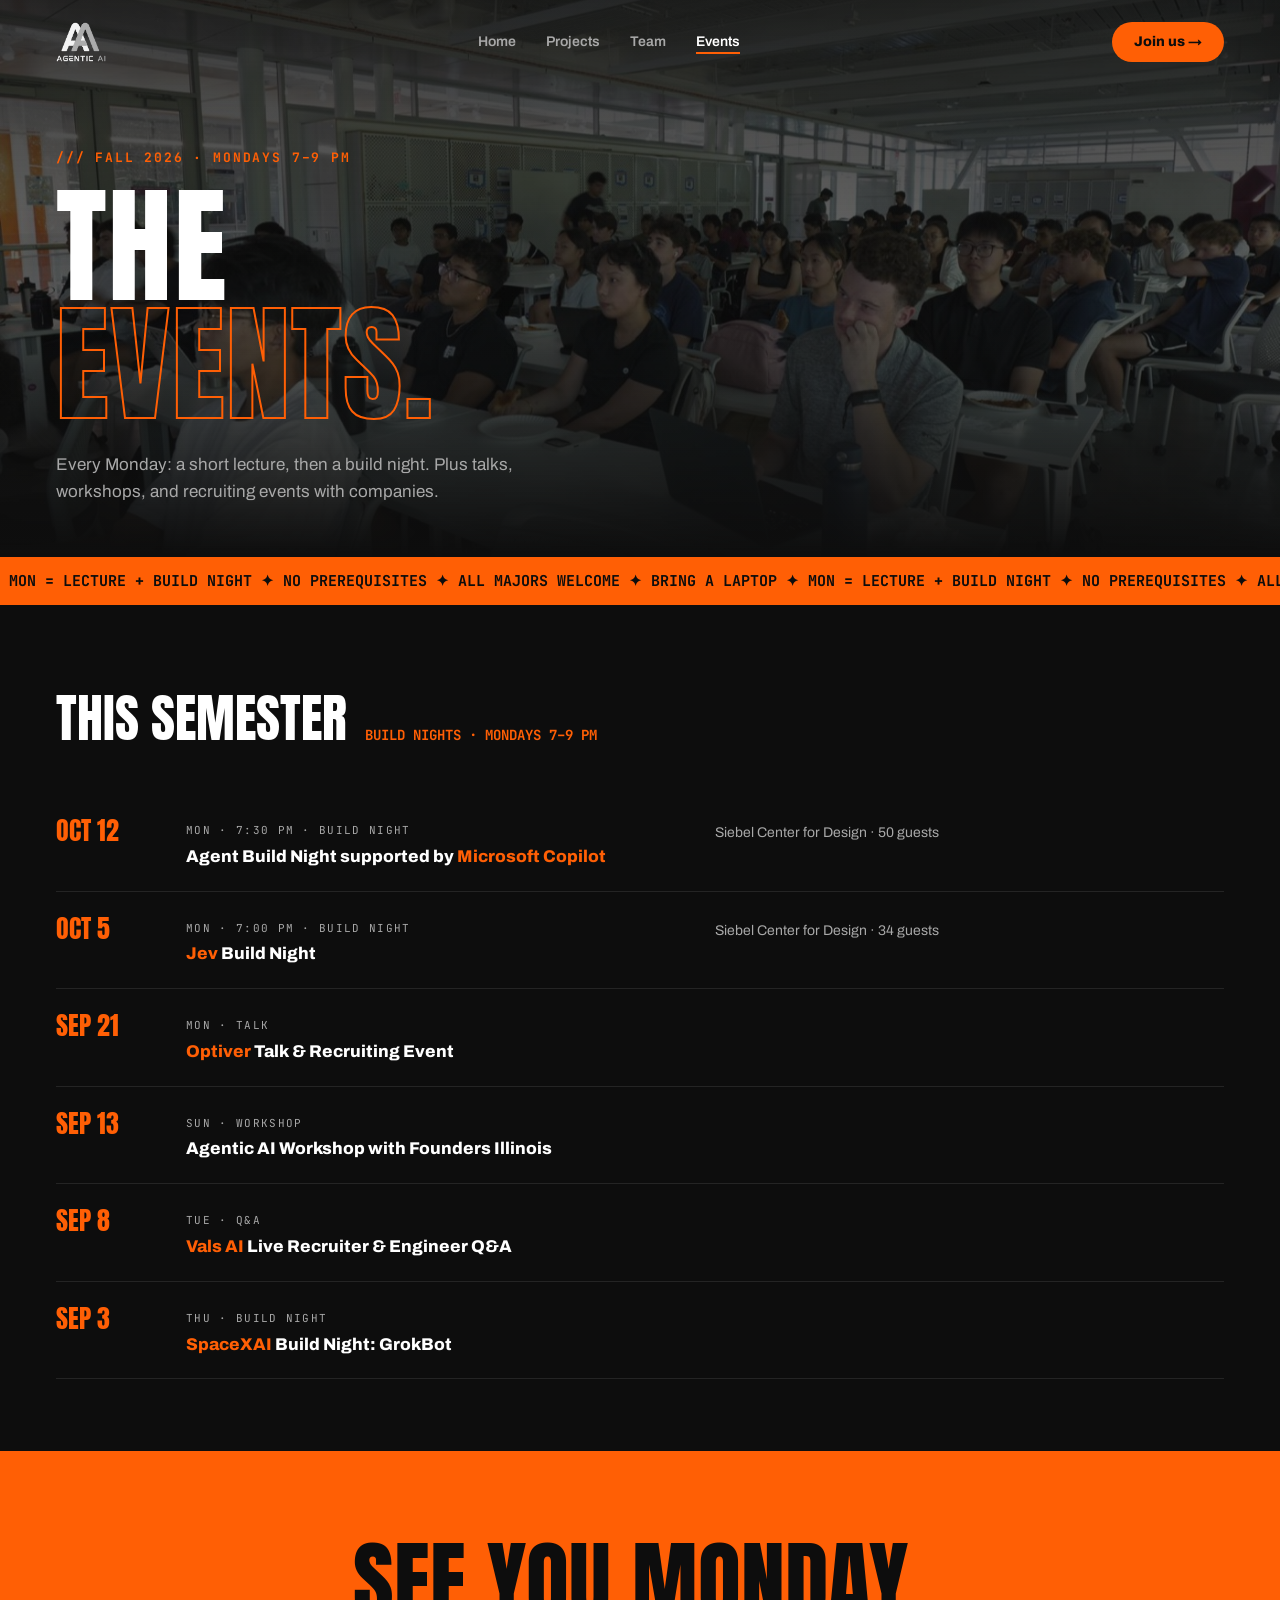
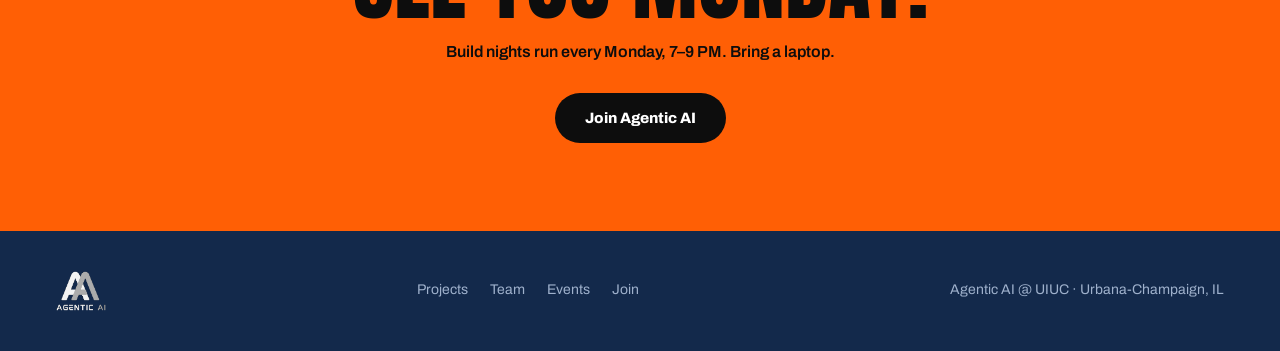
<file: events.html>
<!DOCTYPE html>
<html lang="en">
<head>
<meta charset="utf-8">
<meta name="viewport" content="width=device-width, initial-scale=1">
<title>Events — Agentic AI @ UIUC</title>
<meta name="description" content="Fall 2026 events: Monday lecture + build nights, talks, and recruiting events.">
<link rel="preconnect" href="https://fonts.googleapis.com">
<link href="https://fonts.googleapis.com/css2?family=Anton&family=Archivo:wght@400;600;800;900&family=JetBrains+Mono:wght@400;700&display=swap" rel="stylesheet">
<link rel="icon" type="image/png" href="assets/favicon.png">
<link rel="apple-touch-icon" href="assets/apple-touch-icon.png">
<link rel="stylesheet" href="styles.css">
</head>
<body>

<div class="photo-hero events">
<nav>
  <a class="logo" href="index.html"><img src="assets/logo.png" alt="Agentic AI"></a>
  <ul class="nav-links">
    <li><a href="index.html">Home</a></li>
    <li><a href="projects.html">Projects</a></li>
    <li><a href="team.html">Team</a></li>
    <li><a href="events.html" aria-current="page">Events</a></li>
  </ul>
  <a class="btn btn-fill btn-sm" href="join.html">Join us →</a>
</nav>

<header class="hero">
  <p class="kicker reveal">/// Fall 2026 · Mondays 7–9 PM</p>
  <h1 class="mega">
    <span class="reveal">The</span>
    <span class="stroke reveal">events.</span>
  </h1>
  <div class="hero-row">
    <p class="hero-sub">Every Monday: a short lecture, then a build night. Plus talks, workshops, and recruiting events with companies.</p>
  </div>
</header>
</div>

<div class="ticker" aria-hidden="true">
  <div class="ticker-inner">&nbsp;MON = LECTURE + BUILD NIGHT ✦ NO PREREQUISITES ✦ ALL MAJORS WELCOME ✦ BRING A LAPTOP ✦&nbsp;MON = LECTURE + BUILD NIGHT ✦ NO PREREQUISITES ✦ ALL MAJORS WELCOME ✦ BRING A LAPTOP ✦</div>
</div>

<section>
  <div class="section-head">
    <h2>This semester</h2>
    <span class="count">BUILD NIGHTS · MONDAYS 7–9 PM</span>
  </div>

  <div class="week">
    <div class="wk">Oct 12</div>
    <div class="slot"><p class="day">Mon · 7:30 PM · Build Night</p><h4>Agent Build Night supported by <span class="co">Microsoft Copilot</span></h4></div>
    <div class="slot"><p>Siebel Center for Design · 50 guests</p></div>
  </div>
  <div class="week">
    <div class="wk">Oct 5</div>
    <div class="slot"><p class="day">Mon · 7:00 PM · Build Night</p><h4><span class="co">Jev</span> Build Night</h4></div>
    <div class="slot"><p>Siebel Center for Design · 34 guests</p></div>
  </div>
  <div class="week">
    <div class="wk">Sep 21</div>
    <div class="slot"><p class="day">Mon · Talk</p><h4><span class="co">Optiver</span> Talk &amp; Recruiting Event</h4></div>
    <div class="slot"></div>
  </div>
  <div class="week">
    <div class="wk">Sep 13</div>
    <div class="slot"><p class="day">Sun · Workshop</p><h4>Agentic AI Workshop with Founders Illinois</h4></div>
    <div class="slot"></div>
  </div>
  <div class="week">
    <div class="wk">Sep 8</div>
    <div class="slot"><p class="day">Tue · Q&amp;A</p><h4><span class="co">Vals AI</span> Live Recruiter &amp; Engineer Q&amp;A</h4></div>
    <div class="slot"></div>
  </div>
  <div class="week">
    <div class="wk">Sep 3</div>
    <div class="slot"><p class="day">Thu · Build Night</p><h4><span class="co">SpaceXAI</span> Build Night: GrokBot</h4></div>
    <div class="slot"></div>
  </div>
</section>

<div class="cta-band">
  <h2>See you Monday.</h2>
  <p>Build nights run every Monday, 7–9 PM. Bring a laptop.</p>
  <a class="btn btn-fill" href="join.html">Join Agentic AI</a>
</div>

<footer>
  <a class="logo" href="index.html"><img src="assets/logo.png" alt="Agentic AI"></a>
  <ul>
    <li><a href="projects.html">Projects</a></li>
    <li><a href="team.html">Team</a></li>
    <li><a href="events.html">Events</a></li>
    <li><a href="join.html">Join</a></li>
  </ul>
  <span>Agentic AI @ UIUC · Urbana-Champaign, IL</span>
</footer>

</body>
</html>
</file>
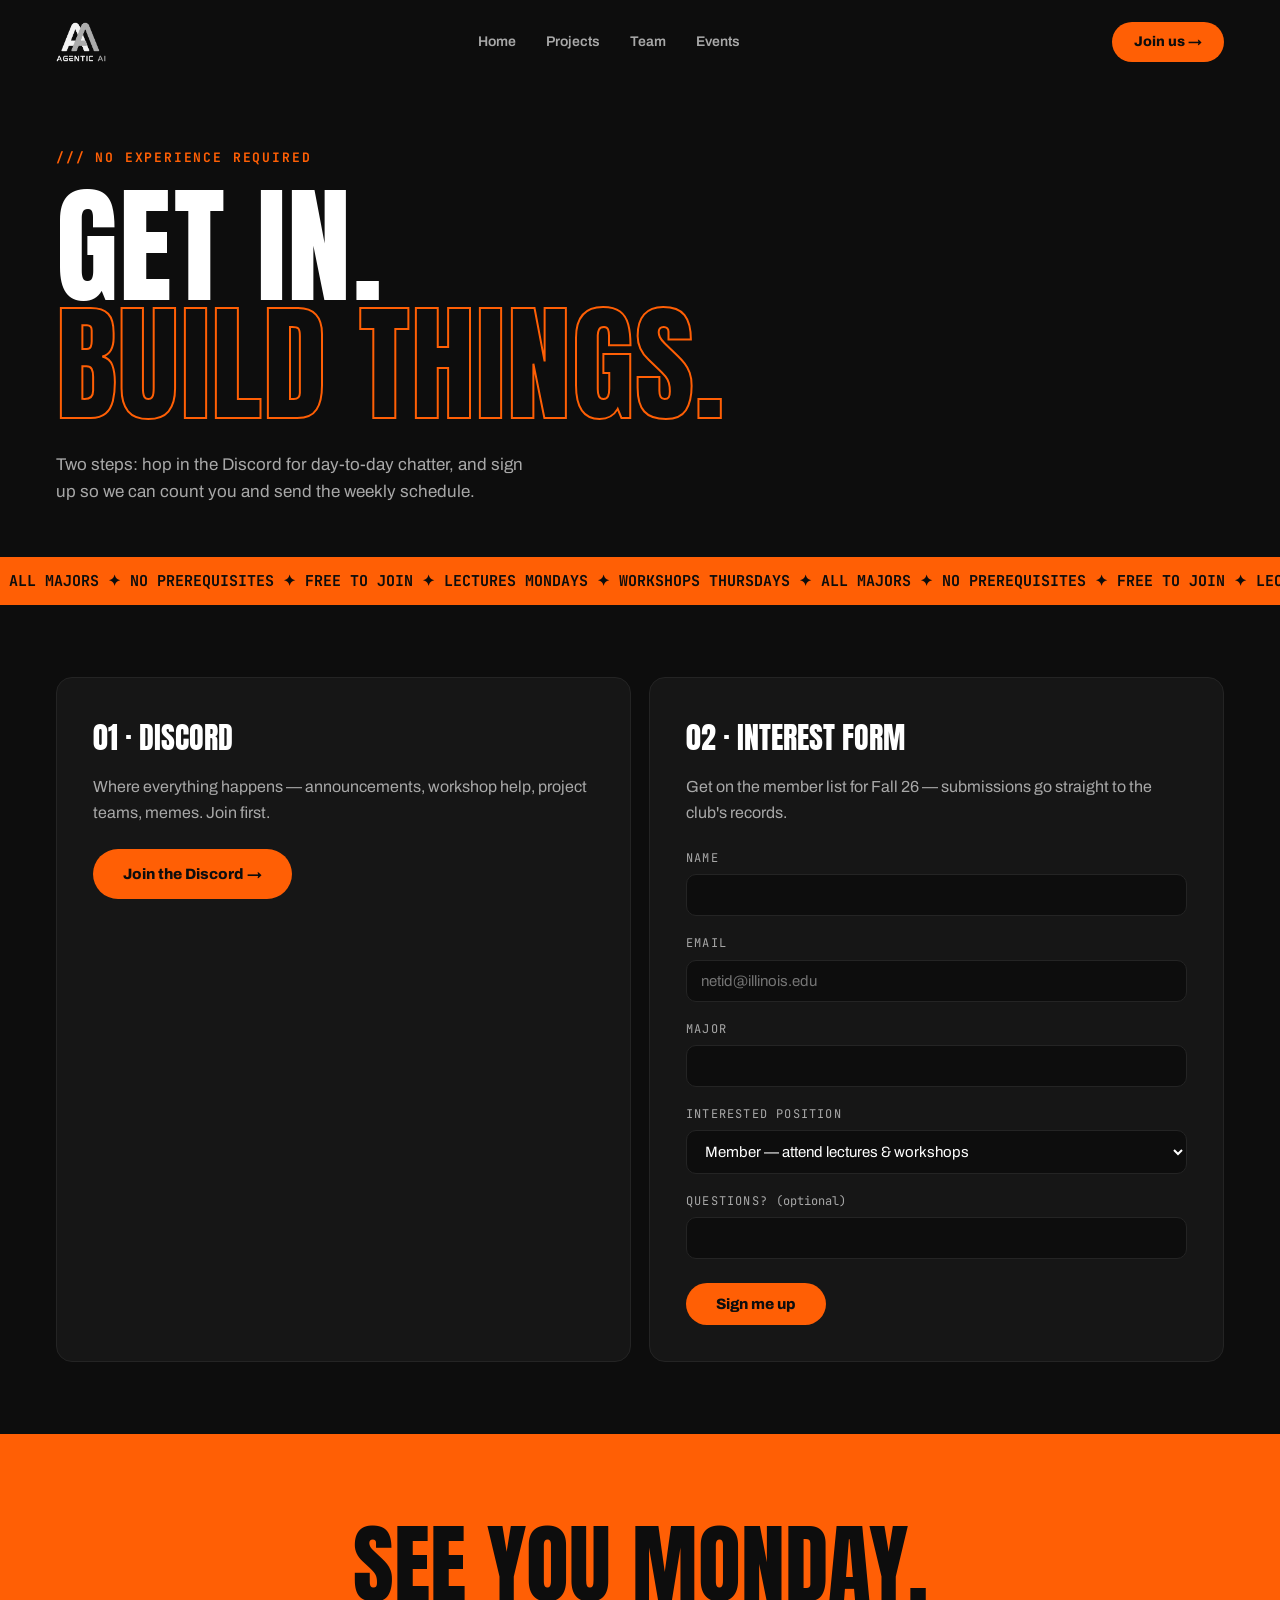
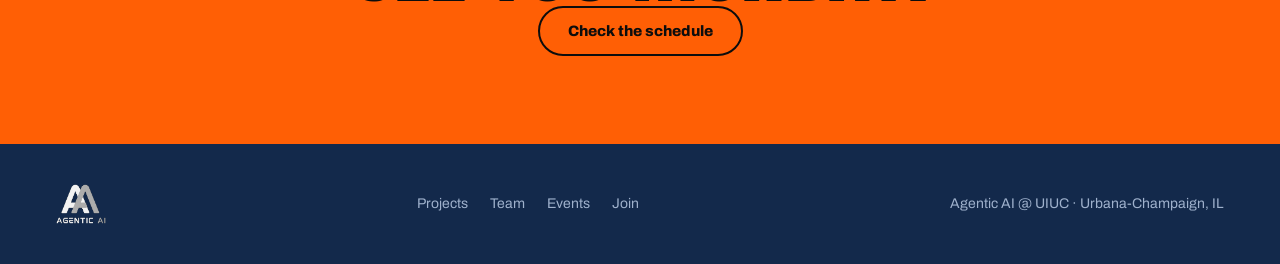
<file: join.html>
<!DOCTYPE html>
<html lang="en">
<head>
<meta charset="utf-8">
<meta name="viewport" content="width=device-width, initial-scale=1">
<title>Join — Agentic AI @ UIUC</title>
<meta name="description" content="Join UIUC's largest AI club — Discord and membership signup.">
<link rel="preconnect" href="https://fonts.googleapis.com">
<link href="https://fonts.googleapis.com/css2?family=Anton&family=Archivo:wght@400;600;800;900&family=JetBrains+Mono:wght@400;700&display=swap" rel="stylesheet">
<link rel="icon" type="image/png" href="assets/favicon.png">
<link rel="apple-touch-icon" href="assets/apple-touch-icon.png">
<link rel="stylesheet" href="styles.css">
</head>
<body>

<nav>
  <a class="logo" href="index.html"><img src="assets/logo.png" alt="Agentic AI"></a>
  <ul class="nav-links">
    <li><a href="index.html">Home</a></li>
    <li><a href="projects.html">Projects</a></li>
    <li><a href="team.html">Team</a></li>
    <li><a href="events.html">Events</a></li>
  </ul>
  <a class="btn btn-fill btn-sm" href="join.html" aria-current="page">Join us →</a>
</nav>

<header class="hero">
  <p class="kicker reveal">/// No experience required</p>
  <h1 class="mega">
    <span class="reveal">Get in.</span>
    <span class="stroke reveal">Build things.</span>
  </h1>
  <div class="hero-row">
    <p class="hero-sub">Two steps: hop in the Discord for day-to-day chatter, and sign up so we can count you and send the weekly schedule.</p>
  </div>
</header>

<div class="ticker" aria-hidden="true">
  <div class="ticker-inner">&nbsp;ALL MAJORS ✦ NO PREREQUISITES ✦ FREE TO JOIN ✦ LECTURES MONDAYS ✦ WORKSHOPS THURSDAYS ✦&nbsp;ALL MAJORS ✦ NO PREREQUISITES ✦ FREE TO JOIN ✦ LECTURES MONDAYS ✦ WORKSHOPS THURSDAYS ✦</div>
</div>

<section>
  <div class="join-grid">
    <div class="join-panel">
      <h3>01 · Discord</h3>
      <p>Where everything happens — announcements, workshop help, project teams, memes. Join first.</p>
      <a class="btn btn-fill" href="https://discord.gg/PyGcv3VufB" target="_blank" rel="noopener">Join the Discord →</a>
    </div>
    <div class="join-panel">
      <h3>02 · Interest form</h3>
      <p>Get on the member list for Fall 26 — submissions go straight to the club's records.</p>
      <!-- Submits into the "Agentic AI @ UIUC Interest Form Fall 26" Google Form via its formResponse endpoint -->
      <form id="interest-form" action="https://docs.google.com/forms/d/e/1FAIpQLSdP7zYvn85gYaoUmBA7N0ISmbwy2xSZNMWbFw03sqRao8aJ4Q/formResponse" method="post" target="gform-sink">
        <label for="name">Name</label>
        <input id="name" name="entry.1332259574" type="text" autocomplete="name" required>
        <label for="email">Email</label>
        <input id="email" name="entry.688562147" type="email" placeholder="netid@illinois.edu" autocomplete="email" required>
        <label for="major">Major</label>
        <input id="major" name="entry.1487627158" type="text">
        <label for="position">Interested position</label>
        <select id="position" name="entry.1738427521" required>
          <option value="Member-Attend lectures and workshops">Member — attend lectures &amp; workshops</option>
          <option value="MTS(Project Developer)-Attend lectures and actively participate in projects">MTS (Project Developer) — lectures + club projects</option>
          <option value="MTS(Open-Source Developer) - Attend lectures and contribute to opensource projects">MTS (Open-Source Developer) — lectures + open-source projects</option>
        </select>
        <label for="questions">Questions? <span style="text-transform:none;letter-spacing:0">(optional)</span></label>
        <input id="questions" name="entry.1791381479" type="text">
        <button class="btn btn-fill" type="submit">Sign me up</button>
        <p id="form-done" hidden style="color:#3ddc84; font-weight:600; margin-top:16px">You're signed up — see you Monday. ✦</p>
      </form>
      <iframe name="gform-sink" style="display:none" aria-hidden="true"></iframe>
    </div>
  </div>
</section>

<div class="cta-band">
  <h2>See you Monday.</h2>
  <a class="btn btn-ghost" href="events.html">Check the schedule</a>
</div>

<script>
  // Google gives no CORS/response signal; the hidden iframe's load event after a
  // submit is the only "it went through" we get.
  const form = document.getElementById('interest-form');
  const sink = document.querySelector('iframe[name="gform-sink"]');
  let submitted = false;
  form.addEventListener('submit', () => { submitted = true; });
  sink.addEventListener('load', () => {
    if (!submitted) return;
    document.getElementById('form-done').hidden = false;
    form.querySelector('button').disabled = true;
  });
</script>

<footer>
  <a class="logo" href="index.html"><img src="assets/logo.png" alt="Agentic AI"></a>
  <ul>
    <li><a href="projects.html">Projects</a></li>
    <li><a href="team.html">Team</a></li>
    <li><a href="events.html">Events</a></li>
    <li><a href="join.html">Join</a></li>
  </ul>
  <span>Agentic AI @ UIUC · Urbana-Champaign, IL</span>
</footer>

</body>
</html>
</file>
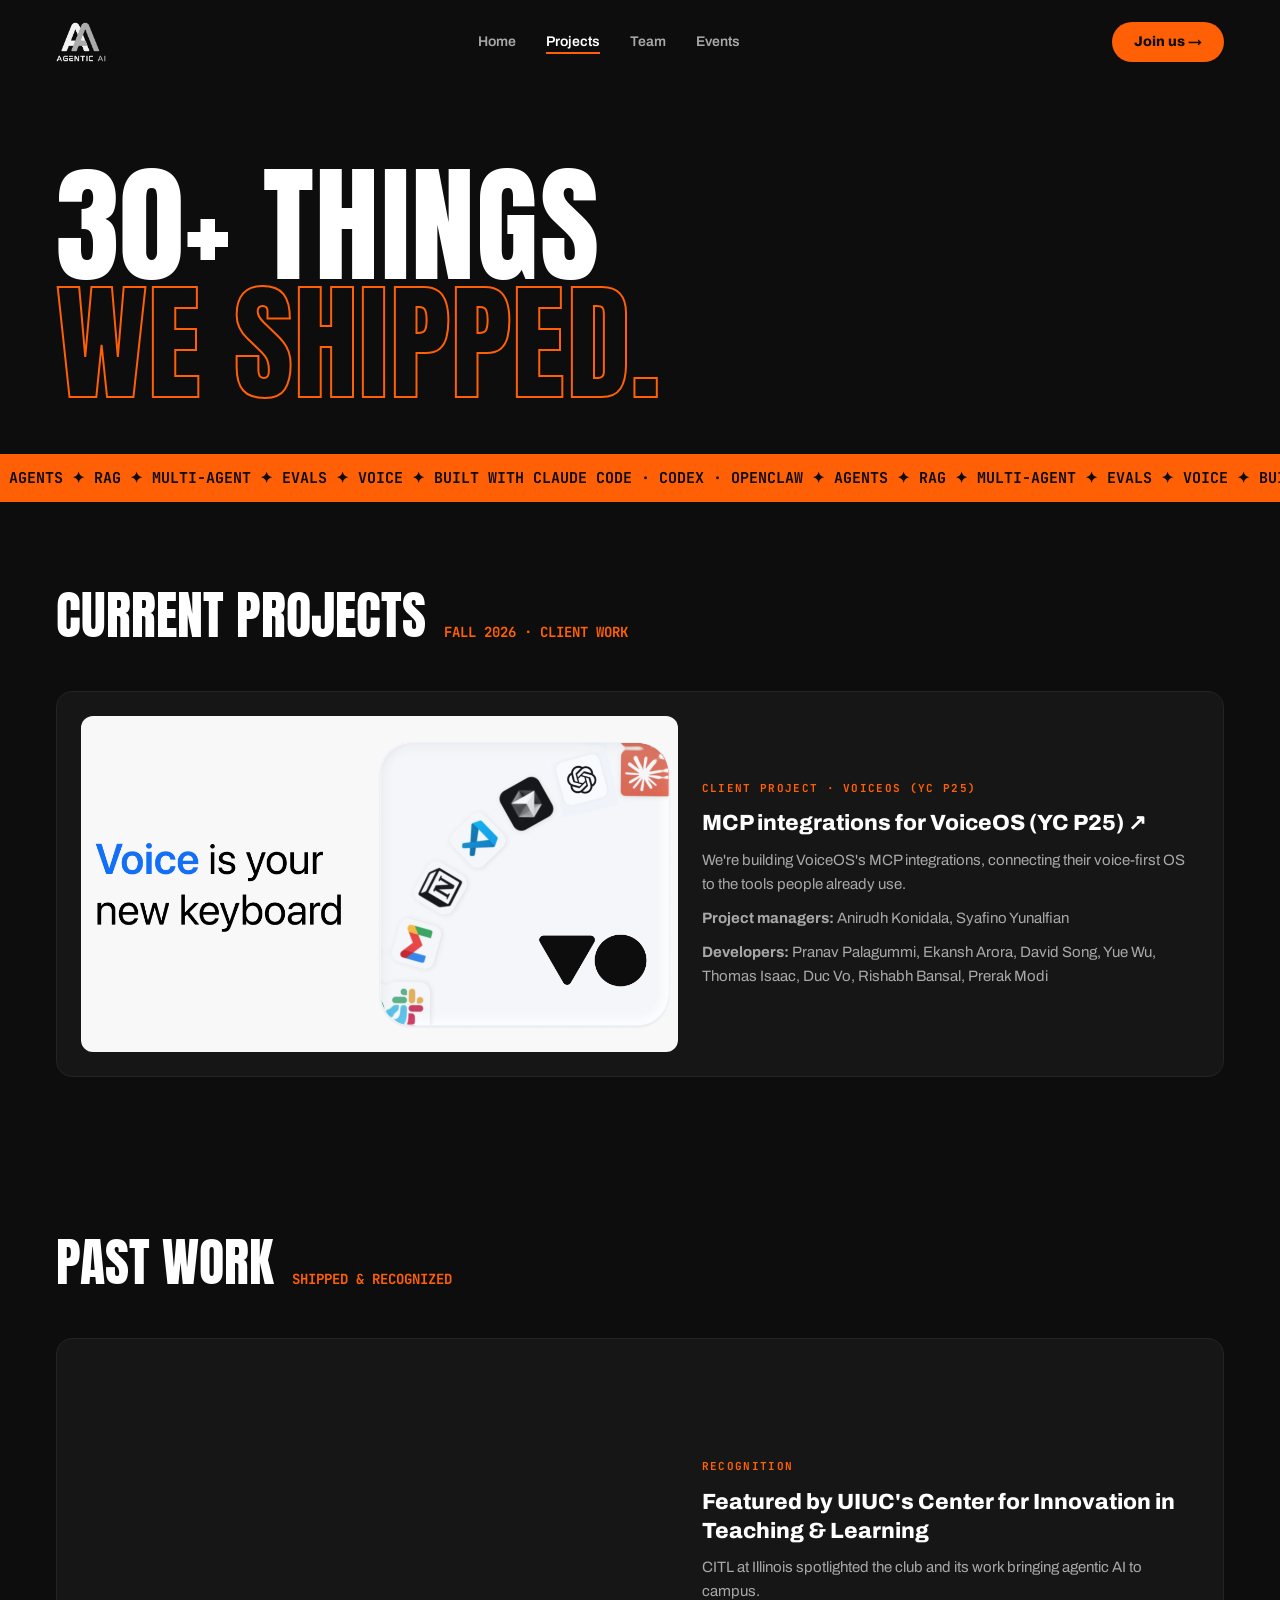
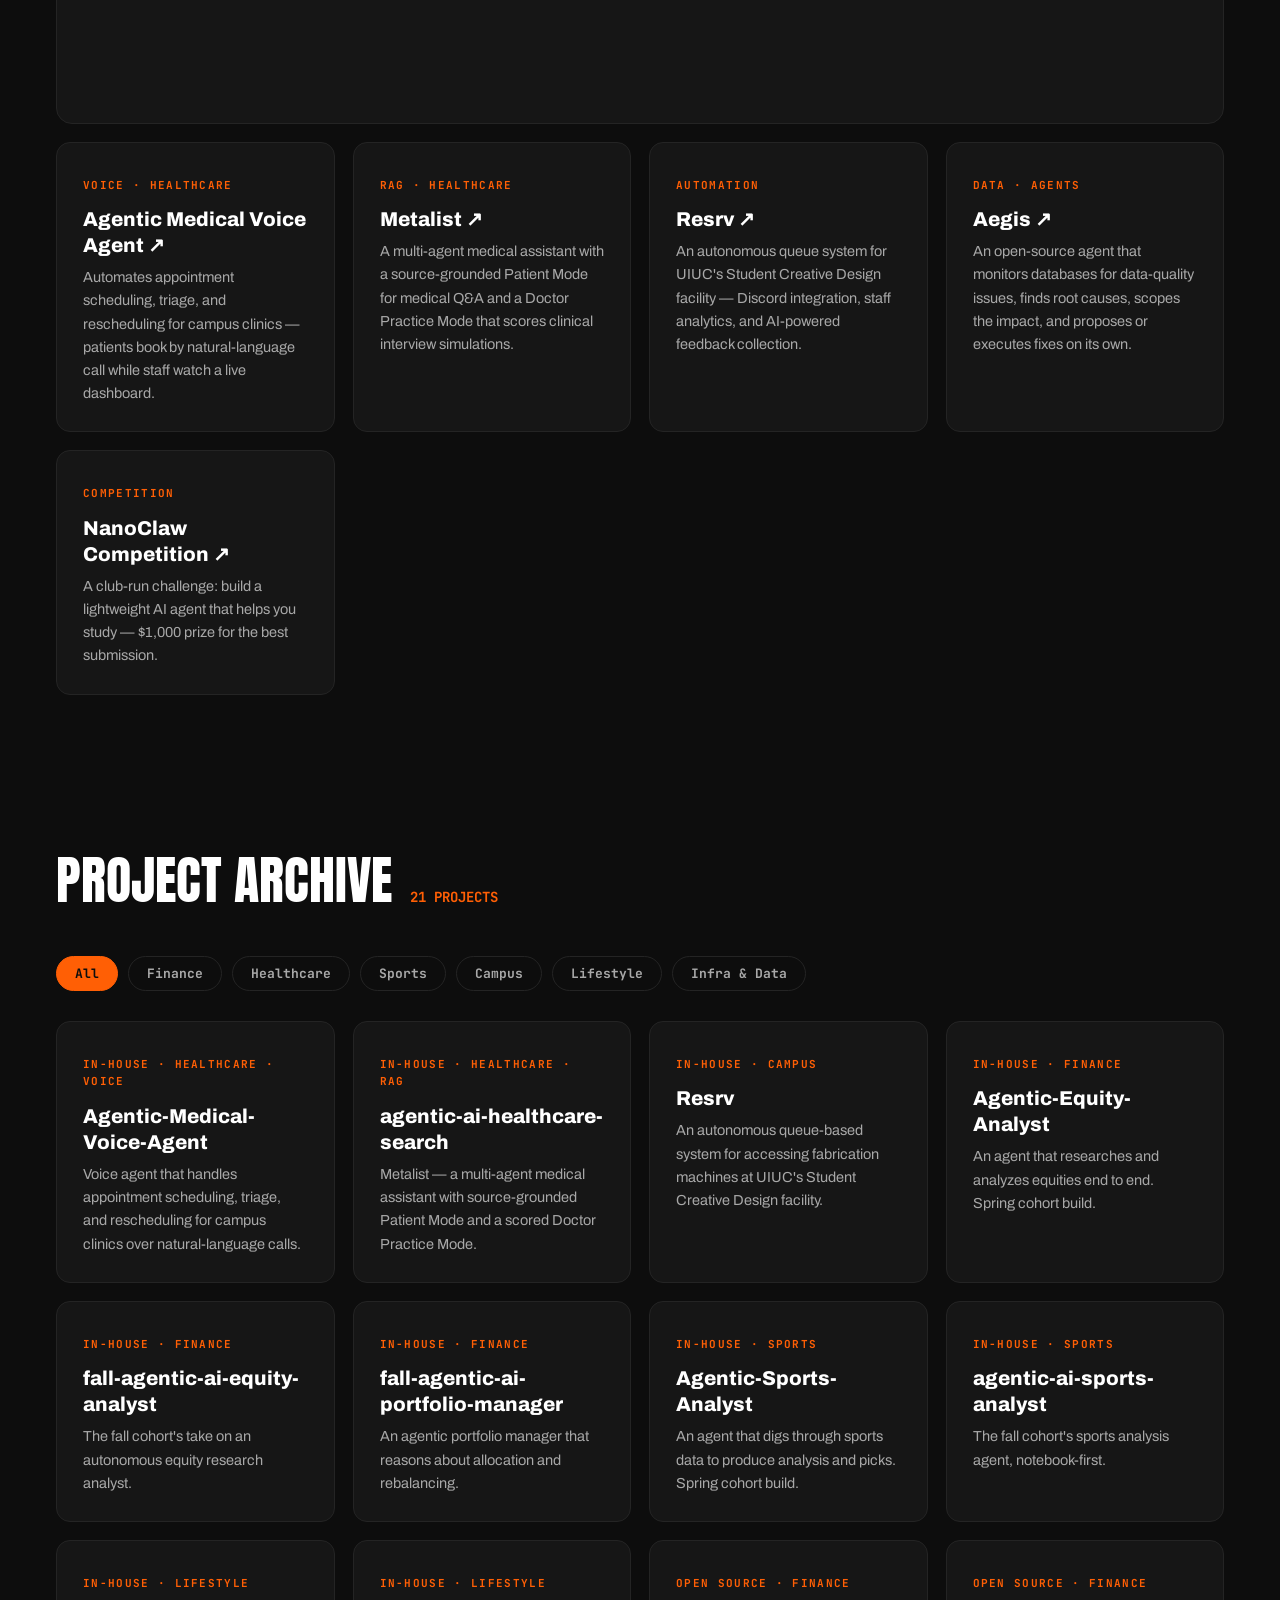
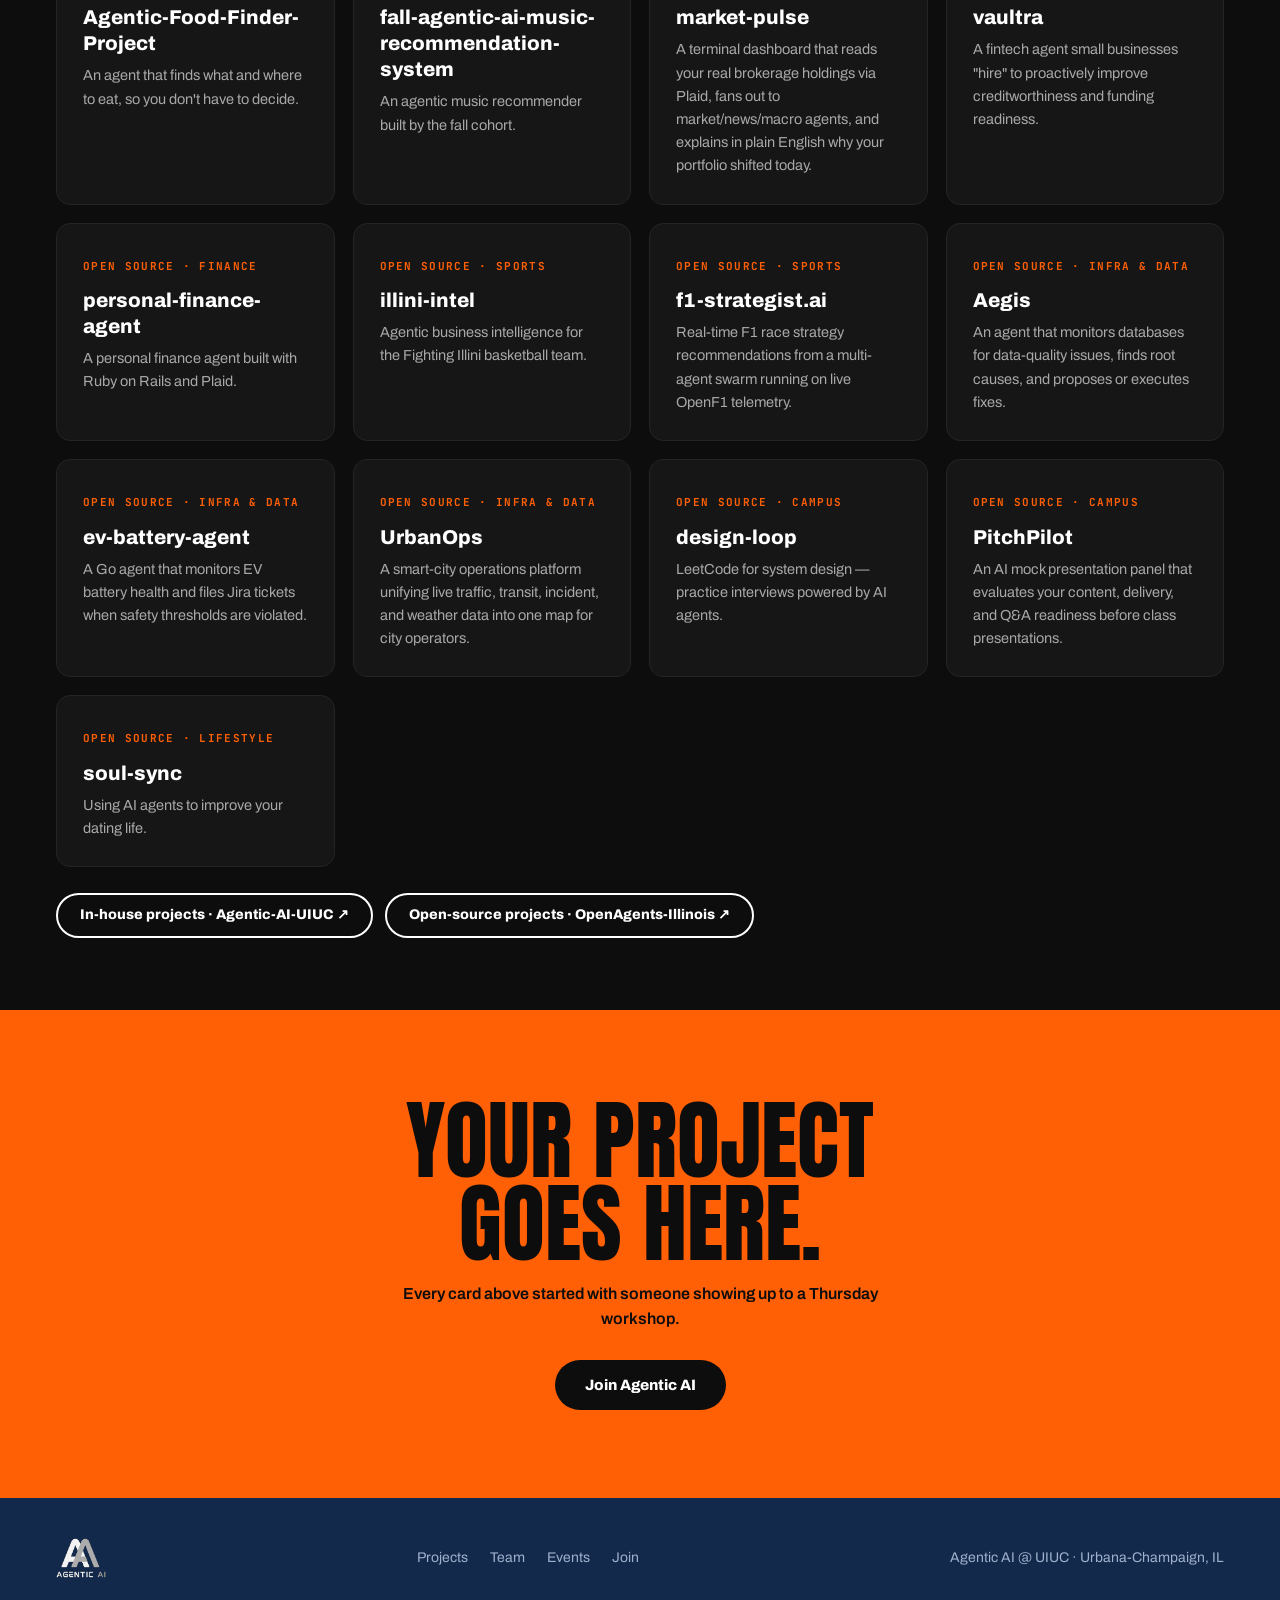
<file: projects.html>
<!DOCTYPE html>
<html lang="en">
<head>
<meta charset="utf-8">
<meta name="viewport" content="width=device-width, initial-scale=1">
<title>Projects — Agentic AI @ UIUC</title>
<meta name="description" content="30+ member-built agent projects shipped last semester at UIUC's largest AI club.">
<link rel="preconnect" href="https://fonts.googleapis.com">
<link href="https://fonts.googleapis.com/css2?family=Anton&family=Archivo:wght@400;600;800;900&family=JetBrains+Mono:wght@400;700&display=swap" rel="stylesheet">
<link rel="icon" type="image/png" href="assets/favicon.png">
<link rel="apple-touch-icon" href="assets/apple-touch-icon.png">
<link rel="stylesheet" href="styles.css">
</head>
<body>

<nav>
  <a class="logo" href="index.html"><img src="assets/logo.png" alt="Agentic AI"></a>
  <ul class="nav-links">
    <li><a href="index.html">Home</a></li>
    <li><a href="projects.html" aria-current="page">Projects</a></li>
    <li><a href="team.html">Team</a></li>
    <li><a href="events.html">Events</a></li>
  </ul>
  <a class="btn btn-fill btn-sm" href="join.html">Join us →</a>
</nav>

<header class="hero">
  <h1 class="mega">
    <span class="reveal">30+ things</span>
    <span class="stroke reveal">we shipped.</span>
  </h1>
</header>

<div class="ticker" aria-hidden="true">
  <div class="ticker-inner">&nbsp;AGENTS ✦ RAG ✦ MULTI-AGENT ✦ EVALS ✦ VOICE ✦ BUILT WITH CLAUDE CODE · CODEX · OPENCLAW ✦&nbsp;AGENTS ✦ RAG ✦ MULTI-AGENT ✦ EVALS ✦ VOICE ✦ BUILT WITH CLAUDE CODE · CODEX · OPENCLAW ✦</div>
</div>

<section>
  <div class="section-head">
    <h2>Current projects</h2>
    <span class="count">FALL 2026 · CLIENT WORK</span>
  </div>
  <a class="feature-row" href="https://voiceos.com" target="_blank" rel="noopener" style="color:inherit; text-decoration:none">
    <div class="video-wrap">
      <img src="assets/projects/voiceos.png" alt="VoiceOS — Voice is your new keyboard">
    </div>
    <div class="feature-copy">
      <p class="cat">Client project · VoiceOS (YC P25)</p>
      <h3>MCP integrations for VoiceOS (YC P25) ↗</h3>
      <p>We're building VoiceOS's MCP integrations, connecting their voice-first OS to the tools people already use.</p>
      <p><strong>Project managers:</strong> Anirudh Konidala, Syafino Yunalfian</p>
      <p><strong>Developers:</strong> Pranav Palagummi, Ekansh Arora, David Song, Yue Wu, Thomas Isaac, Duc Vo, Rishabh Bansal, Prerak Modi</p>
    </div>
  </a>
</section>

<section>
  <div class="section-head">
    <h2>Past work</h2>
    <span class="count">SHIPPED &amp; RECOGNIZED</span>
  </div>
  <div class="feature-row">
    <div class="video-wrap">
      <iframe src="https://www.youtube.com/embed/ONOMo_dVYHA" title="Agentic AI @ UIUC — featured by the Center for Innovation in Teaching &amp; Learning" allowfullscreen></iframe>
    </div>
    <div class="feature-copy">
      <p class="cat">Recognition</p>
      <h3>Featured by UIUC's Center for Innovation in Teaching &amp; Learning</h3>
      <p>CITL at Illinois spotlighted the club and its work bringing agentic AI to campus.</p>
    </div>
  </div>
  <div class="grid-3" style="margin-top:18px">
    <a class="card" href="https://www.linkedin.com/feed/update/urn:li:activity:7458550226455511040" target="_blank" rel="noopener">
      <p class="cat">Voice · Healthcare</p>
      <h3>Agentic Medical Voice Agent ↗</h3>
      <p>Automates appointment scheduling, triage, and rescheduling for campus clinics — patients book by natural-language call while staff watch a live dashboard.</p>
    </a>
    <a class="card" href="https://www.linkedin.com/feed/update/urn:li:activity:7459603273407283200" target="_blank" rel="noopener">
      <p class="cat">RAG · Healthcare</p>
      <h3>Metalist ↗</h3>
      <p>A multi-agent medical assistant with a source-grounded Patient Mode for medical Q&amp;A and a Doctor Practice Mode that scores clinical interview simulations.</p>
    </a>
    <a class="card" href="https://www.linkedin.com/feed/update/urn:li:activity:7459335691009937409" target="_blank" rel="noopener">
      <p class="cat">Automation</p>
      <h3>Resrv ↗</h3>
      <p>An autonomous queue system for UIUC's Student Creative Design facility — Discord integration, staff analytics, and AI-powered feedback collection.</p>
    </a>
    <a class="card" href="https://www.linkedin.com/feed/update/urn:li:activity:7458261049910345728" target="_blank" rel="noopener">
      <p class="cat">Data · Agents</p>
      <h3>Aegis ↗</h3>
      <p>An open-source agent that monitors databases for data-quality issues, finds root causes, scopes the impact, and proposes or executes fixes on its own.</p>
    </a>
    <a class="card" href="https://www.linkedin.com/feed/update/urn:li:activity:7449814474099724290" target="_blank" rel="noopener">
      <p class="cat">Competition</p>
      <h3>NanoClaw Competition ↗</h3>
      <p>A club-run challenge: build a lightweight AI agent that helps you study — $1,000 prize for the best submission.</p>
    </a>
  </div>
</section>

<section>
  <div class="section-head">
    <h2>Project archive</h2>
    <span class="count" id="proj-count"></span>
  </div>

  <div class="filters" role="group" aria-label="Filter projects by category">
    <button class="active" data-filter="all">All</button>
    <button data-filter="finance">Finance</button>
    <button data-filter="healthcare">Healthcare</button>
    <button data-filter="sports">Sports</button>
    <button data-filter="campus">Campus</button>
    <button data-filter="lifestyle">Lifestyle</button>
    <button data-filter="infra">Infra &amp; Data</button>
  </div>

  <div class="grid-3" id="proj-grid">
    <a class="card" data-cat="healthcare" href="https://github.com/Agentic-AI-UIUC/Agentic-Medical-Voice-Agent" target="_blank" rel="noopener"><p class="cat">In-house · Healthcare · Voice</p><h3>Agentic-Medical-Voice-Agent</h3><p>Voice agent that handles appointment scheduling, triage, and rescheduling for campus clinics over natural-language calls.</p></a>
    <a class="card" data-cat="healthcare" href="https://github.com/Agentic-AI-UIUC/agentic-ai-healthcare-search" target="_blank" rel="noopener"><p class="cat">In-house · Healthcare · RAG</p><h3>agentic-ai-healthcare-search</h3><p>Metalist — a multi-agent medical assistant with source-grounded Patient Mode and a scored Doctor Practice Mode.</p></a>
    <a class="card" data-cat="campus" href="https://github.com/Agentic-AI-UIUC/Resrv" target="_blank" rel="noopener"><p class="cat">In-house · Campus</p><h3>Resrv</h3><p>An autonomous queue-based system for accessing fabrication machines at UIUC's Student Creative Design facility.</p></a>
    <a class="card" data-cat="finance" href="https://github.com/Agentic-AI-UIUC/Agentic-Equity-Analyst" target="_blank" rel="noopener"><p class="cat">In-house · Finance</p><h3>Agentic-Equity-Analyst</h3><p>An agent that researches and analyzes equities end to end. Spring cohort build.</p></a>
    <a class="card" data-cat="finance" href="https://github.com/Agentic-AI-UIUC/fall-agentic-ai-equity-analyst" target="_blank" rel="noopener"><p class="cat">In-house · Finance</p><h3>fall-agentic-ai-equity-analyst</h3><p>The fall cohort's take on an autonomous equity research analyst.</p></a>
    <a class="card" data-cat="finance" href="https://github.com/Agentic-AI-UIUC/fall-agentic-ai-portfolio-manager" target="_blank" rel="noopener"><p class="cat">In-house · Finance</p><h3>fall-agentic-ai-portfolio-manager</h3><p>An agentic portfolio manager that reasons about allocation and rebalancing.</p></a>
    <a class="card" data-cat="sports" href="https://github.com/Agentic-AI-UIUC/Agentic-Sports-Analyst" target="_blank" rel="noopener"><p class="cat">In-house · Sports</p><h3>Agentic-Sports-Analyst</h3><p>An agent that digs through sports data to produce analysis and picks. Spring cohort build.</p></a>
    <a class="card" data-cat="sports" href="https://github.com/Agentic-AI-UIUC/agentic-ai-sports-analyst" target="_blank" rel="noopener"><p class="cat">In-house · Sports</p><h3>agentic-ai-sports-analyst</h3><p>The fall cohort's sports analysis agent, notebook-first.</p></a>
    <a class="card" data-cat="lifestyle" href="https://github.com/Agentic-AI-UIUC/Agentic-Food-Finder-Project" target="_blank" rel="noopener"><p class="cat">In-house · Lifestyle</p><h3>Agentic-Food-Finder-Project</h3><p>An agent that finds what and where to eat, so you don't have to decide.</p></a>
    <a class="card" data-cat="lifestyle" href="https://github.com/Agentic-AI-UIUC/fall-agentic-ai-music-recommendation-system" target="_blank" rel="noopener"><p class="cat">In-house · Lifestyle</p><h3>fall-agentic-ai-music-recommendation-system</h3><p>An agentic music recommender built by the fall cohort.</p></a>
    <a class="card" data-cat="finance" href="https://github.com/OpenAgents-Illinois/market-pulse" target="_blank" rel="noopener"><p class="cat">Open source · Finance</p><h3>market-pulse</h3><p>A terminal dashboard that reads your real brokerage holdings via Plaid, fans out to market/news/macro agents, and explains in plain English why your portfolio shifted today.</p></a>
    <a class="card" data-cat="finance" href="https://github.com/OpenAgents-Illinois/vaultra" target="_blank" rel="noopener"><p class="cat">Open source · Finance</p><h3>vaultra</h3><p>A fintech agent small businesses "hire" to proactively improve creditworthiness and funding readiness.</p></a>
    <a class="card" data-cat="finance" href="https://github.com/OpenAgents-Illinois/personal-finance-agent" target="_blank" rel="noopener"><p class="cat">Open source · Finance</p><h3>personal-finance-agent</h3><p>A personal finance agent built with Ruby on Rails and Plaid.</p></a>
    <a class="card" data-cat="sports" href="https://github.com/OpenAgents-Illinois/illini-intel" target="_blank" rel="noopener"><p class="cat">Open source · Sports</p><h3>illini-intel</h3><p>Agentic business intelligence for the Fighting Illini basketball team.</p></a>
    <a class="card" data-cat="sports" href="https://github.com/OpenAgents-Illinois/f1-strategist.ai" target="_blank" rel="noopener"><p class="cat">Open source · Sports</p><h3>f1-strategist.ai</h3><p>Real-time F1 race strategy recommendations from a multi-agent swarm running on live OpenF1 telemetry.</p></a>
    <a class="card" data-cat="infra" href="https://github.com/OpenAgents-Illinois/Aegis" target="_blank" rel="noopener"><p class="cat">Open source · Infra &amp; Data</p><h3>Aegis</h3><p>An agent that monitors databases for data-quality issues, finds root causes, and proposes or executes fixes.</p></a>
    <a class="card" data-cat="infra" href="https://github.com/OpenAgents-Illinois/ev-battery-agent" target="_blank" rel="noopener"><p class="cat">Open source · Infra &amp; Data</p><h3>ev-battery-agent</h3><p>A Go agent that monitors EV battery health and files Jira tickets when safety thresholds are violated.</p></a>
    <a class="card" data-cat="infra" href="https://github.com/OpenAgents-Illinois/UrbanOps" target="_blank" rel="noopener"><p class="cat">Open source · Infra &amp; Data</p><h3>UrbanOps</h3><p>A smart-city operations platform unifying live traffic, transit, incident, and weather data into one map for city operators.</p></a>
    <a class="card" data-cat="campus" href="https://github.com/OpenAgents-Illinois/design-loop" target="_blank" rel="noopener"><p class="cat">Open source · Campus</p><h3>design-loop</h3><p>LeetCode for system design — practice interviews powered by AI agents.</p></a>
    <a class="card" data-cat="campus" href="https://github.com/OpenAgents-Illinois/PitchPilot" target="_blank" rel="noopener"><p class="cat">Open source · Campus</p><h3>PitchPilot</h3><p>An AI mock presentation panel that evaluates your content, delivery, and Q&amp;A readiness before class presentations.</p></a>
    <a class="card" data-cat="lifestyle" href="https://github.com/OpenAgents-Illinois/soul-sync" target="_blank" rel="noopener"><p class="cat">Open source · Lifestyle</p><h3>soul-sync</h3><p>Using AI agents to improve your dating life.</p></a>
  </div>
  <p style="margin-top:26px; display:flex; gap:12px; flex-wrap:wrap"><a class="btn btn-ghost btn-sm" href="https://github.com/orgs/Agentic-AI-UIUC/repositories" target="_blank" rel="noopener">In-house projects · Agentic-AI-UIUC ↗</a><a class="btn btn-ghost btn-sm" href="https://github.com/orgs/OpenAgents-Illinois/repositories" target="_blank" rel="noopener">Open-source projects · OpenAgents-Illinois ↗</a></p>
</section>

<div class="cta-band">
  <h2>Your project<br>goes here.</h2>
  <p>Every card above started with someone showing up to a Thursday workshop.</p>
  <a class="btn btn-fill" href="join.html">Join Agentic AI</a>
</div>

<footer>
  <a class="logo" href="index.html"><img src="assets/logo.png" alt="Agentic AI"></a>
  <ul>
    <li><a href="projects.html">Projects</a></li>
    <li><a href="team.html">Team</a></li>
    <li><a href="events.html">Events</a></li>
    <li><a href="join.html">Join</a></li>
  </ul>
  <span>Agentic AI @ UIUC · Urbana-Champaign, IL</span>
</footer>

<script>
  const buttons = document.querySelectorAll('.filters button');
  const cards = document.querySelectorAll('#proj-grid .card');
  const count = document.getElementById('proj-count');
  function apply(filter) {
    let shown = 0;
    cards.forEach(c => {
      const show = filter === 'all' || c.dataset.cat === filter;
      c.style.display = show ? '' : 'none';
      if (show) shown++;
    });
    count.textContent = shown + ' PROJECTS';
  }
  buttons.forEach(b => b.addEventListener('click', () => {
    buttons.forEach(x => x.classList.remove('active'));
    b.classList.add('active');
    apply(b.dataset.filter);
  }));
  apply('all');
</script>

</body>
</html>
</file>
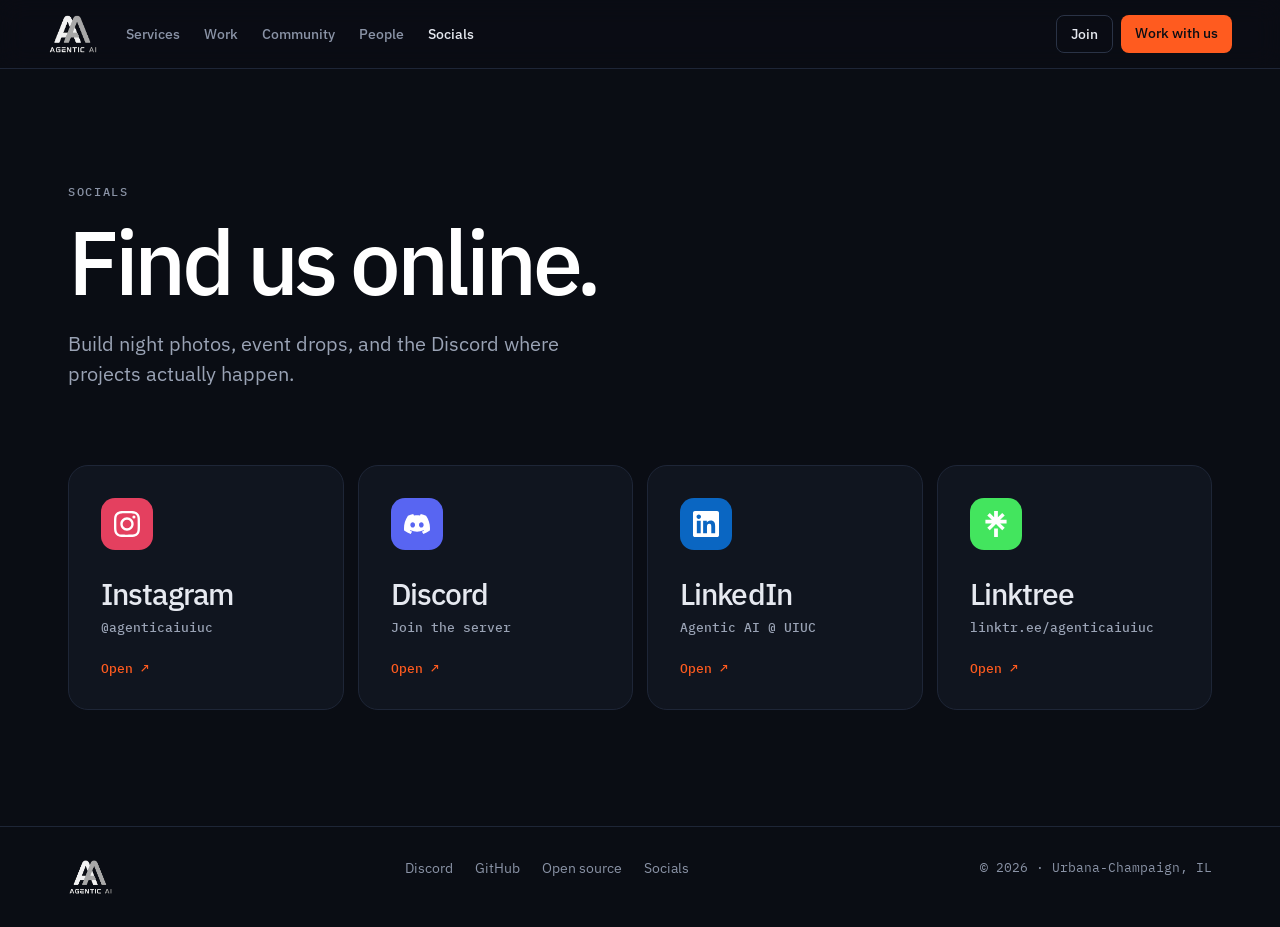
<file: socials.html>
<!DOCTYPE html>
<html lang="en">
<head>
<meta charset="utf-8">
<meta name="viewport" content="width=device-width, initial-scale=1">
<title>Socials — Agentic AI @ UIUC</title>
<meta name="description" content="Find Agentic AI @ UIUC on Instagram, Discord, LinkedIn and Linktree.">
<link rel="preconnect" href="https://fonts.googleapis.com">
<link rel="preconnect" href="https://fonts.gstatic.com" crossorigin>
<link href="https://fonts.googleapis.com/css2?family=IBM+Plex+Mono:wght@400;500&family=IBM+Plex+Sans:wght@400;500;600&display=swap" rel="stylesheet">
<link rel="icon" type="image/png" href="assets/favicon.png">
<link rel="apple-touch-icon" href="assets/apple-touch-icon.png">
<link rel="stylesheet" href="styles.css">
</head>
<body class="home">

<nav class="topnav">
  <a class="topnav-logo" href="index.html"><img src="assets/agentic-white.png" alt="Agentic AI @ UIUC"></a>
  <div class="topnav-links">
    <a href="index.html#services">Services</a>
    <a href="index.html#work">Work</a>
    <a href="index.html#community">Community</a>
    <a href="team.html">People</a>
    <a href="socials.html" aria-current="page">Socials</a>
  </div>
  <div class="button-row button-row-tight">
    <a class="button button-sm button-ghost" href="index.html#join">Join</a>
    <a class="button button-sm button-orange" href="index.html#join">Work with us</a>
  </div>
</nav>

<header class="wrap page-head">
  <div class="eyebrow">SOCIALS</div>
  <h1>Find us online.</h1>
  <p class="page-lede">Build night photos, event drops, and the Discord where projects actually happen.</p>
</header>

<section class="wrap wrap-flush">
  <div class="social-links">
    <a class="social-link" href="https://www.instagram.com/agenticaiuiuc/" target="_blank" rel="noopener">
      <span class="social-icon" style="background:#E4405F"><img src="assets/social/instagram.svg" alt=""></span>
      <span class="social-link-name">Instagram</span>
      <span class="social-link-handle">@agenticaiuiuc</span>
      <span class="social-link-open">Open ↗</span>
    </a>
    <a class="social-link" href="https://discord.gg/PyGcv3VufB" target="_blank" rel="noopener">
      <span class="social-icon" style="background:#5865F2"><img src="assets/social/discord.svg" alt=""></span>
      <span class="social-link-name">Discord</span>
      <span class="social-link-handle">Join the server</span>
      <span class="social-link-open">Open ↗</span>
    </a>
    <a class="social-link" href="https://www.linkedin.com/company/agentic-ai-uiuc/" target="_blank" rel="noopener">
      <span class="social-icon" style="background:#0A66C2"><img src="assets/social/linkedin.svg" alt=""></span>
      <span class="social-link-name">LinkedIn</span>
      <span class="social-link-handle">Agentic AI @ UIUC</span>
      <span class="social-link-open">Open ↗</span>
    </a>
    <a class="social-link" href="https://linktr.ee/agenticaiuiuc" target="_blank" rel="noopener">
      <span class="social-icon" style="background:#43E55E"><img src="assets/social/linktree.svg" alt=""></span>
      <span class="social-link-name">Linktree</span>
      <span class="social-link-handle">linktr.ee/agenticaiuiuc</span>
      <span class="social-link-open">Open ↗</span>
    </a>
  </div>
</section>

<footer class="site-footer">
  <div class="wrap footer-inner">
    <img src="assets/agentic-white.png" alt="Agentic AI @ UIUC">
    <div class="footer-links">
      <a href="https://discord.gg/PyGcv3VufB" target="_blank" rel="noopener">Discord</a>
      <a href="https://github.com/orgs/Agentic-AI-UIUC/repositories" target="_blank" rel="noopener">GitHub</a>
      <a href="https://github.com/orgs/OpenAgents-Illinois/repositories" target="_blank" rel="noopener">Open source</a>
      <a href="socials.html">Socials</a>
    </div>
    <div class="footer-copy">© 2026 · Urbana-Champaign, IL</div>
  </div>
</footer>

</body>
</html>
</file>
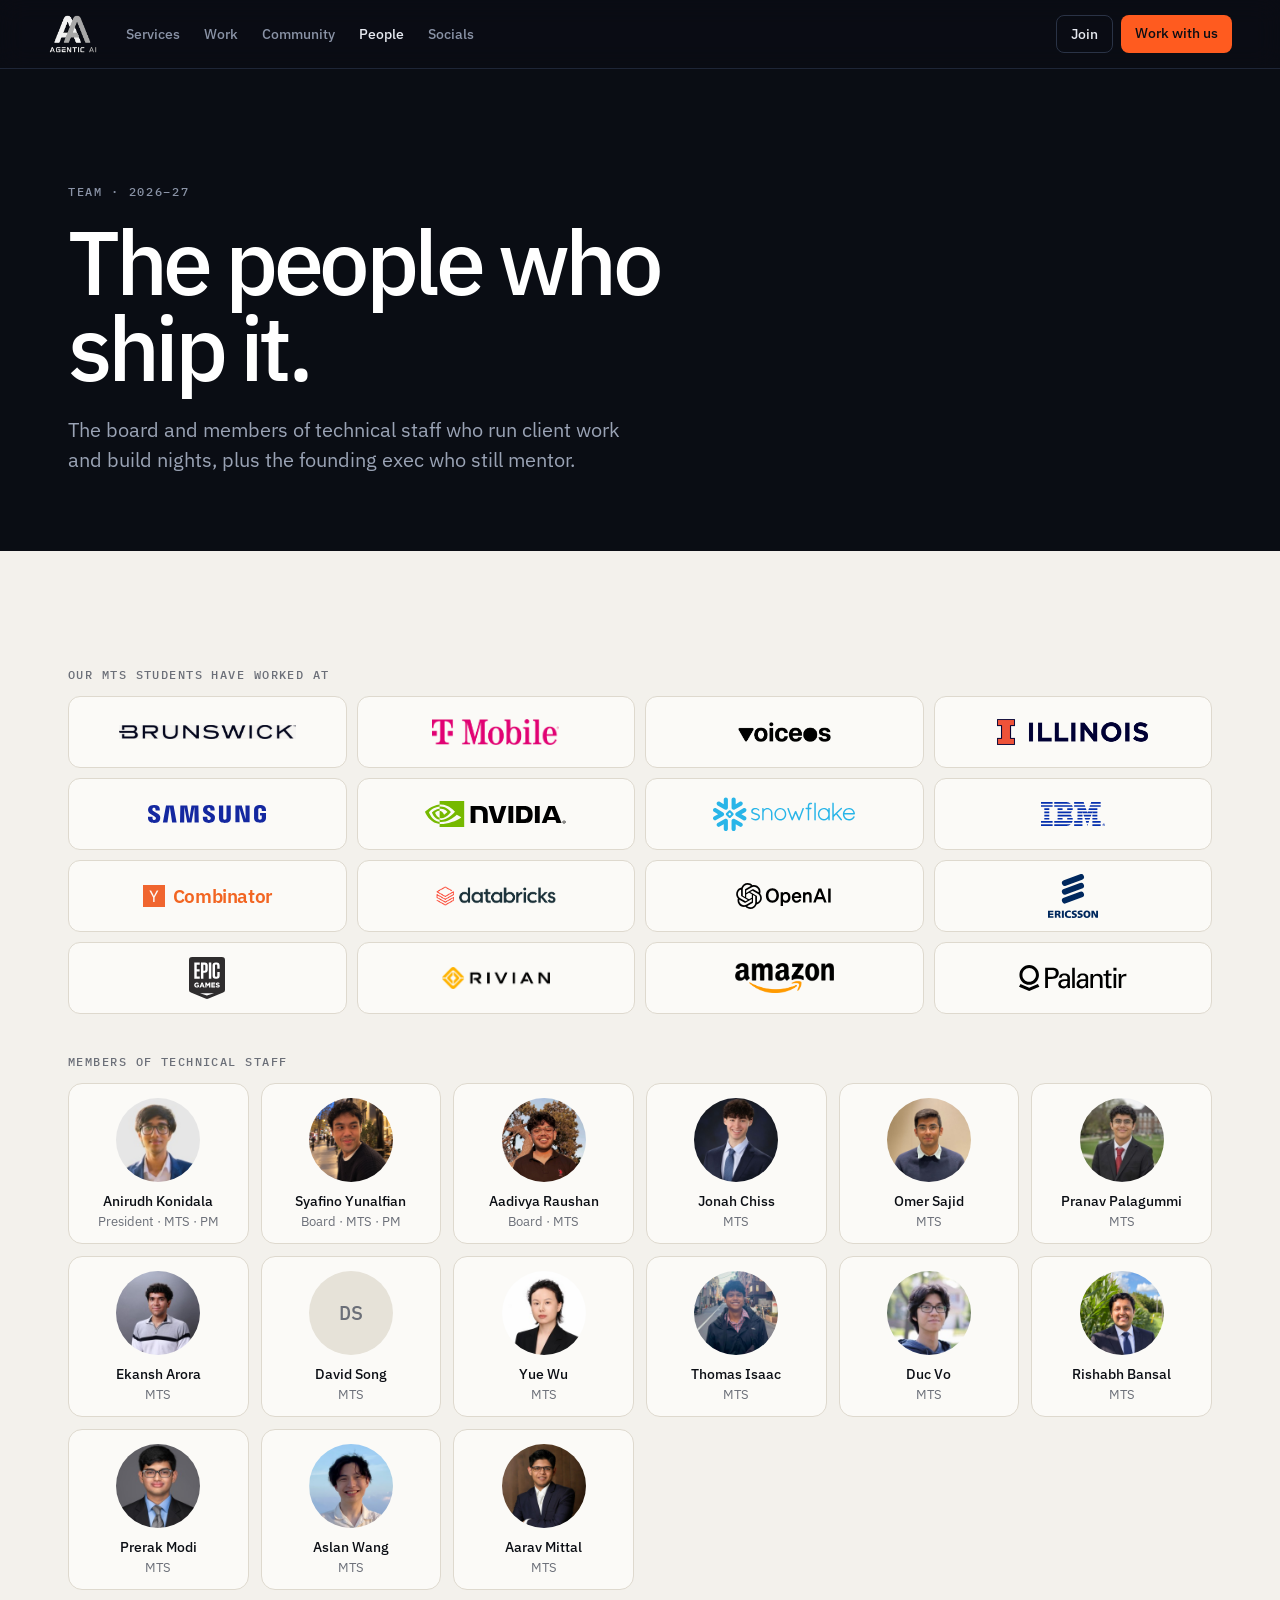
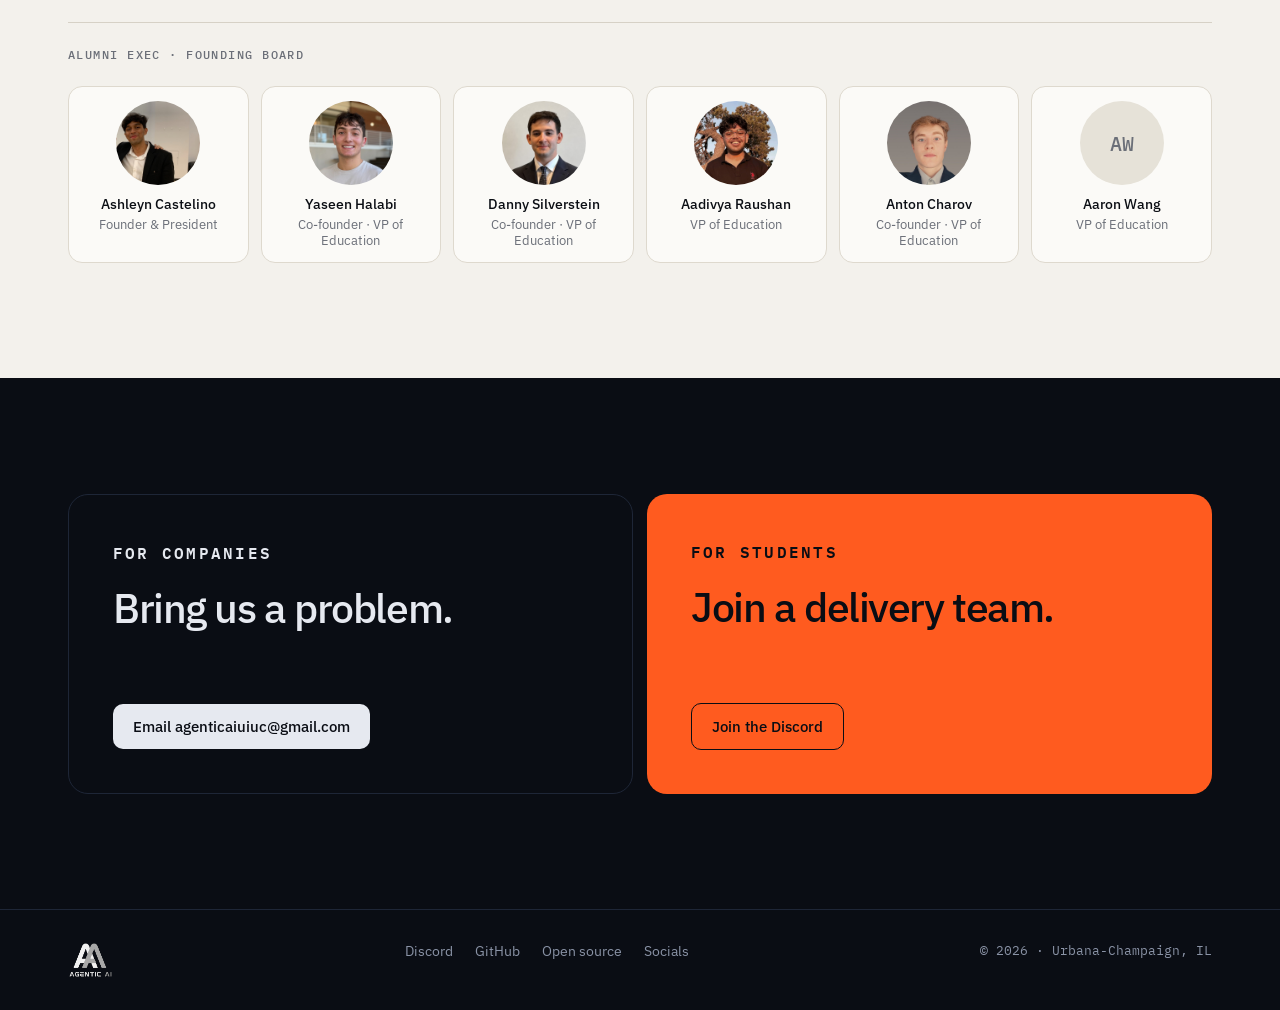
<file: team.html>
<!DOCTYPE html>
<html lang="en">
<head>
<meta charset="utf-8">
<meta name="viewport" content="width=device-width, initial-scale=1">
<title>Team — Agentic AI @ UIUC</title>
<meta name="description" content="The board, members of technical staff, and founding exec of Agentic AI @ UIUC.">
<link rel="preconnect" href="https://fonts.googleapis.com">
<link rel="preconnect" href="https://fonts.gstatic.com" crossorigin>
<link href="https://fonts.googleapis.com/css2?family=IBM+Plex+Mono:wght@400;500;600&family=IBM+Plex+Sans:wght@400;500;600&display=swap" rel="stylesheet">
<link rel="icon" type="image/png" href="assets/favicon.png">
<link rel="apple-touch-icon" href="assets/apple-touch-icon.png">
<link rel="stylesheet" href="styles.css">
</head>
<body class="home">

<nav class="topnav">
  <a class="topnav-logo" href="index.html"><img src="assets/agentic-white.png" alt="Agentic AI @ UIUC"></a>
  <div class="topnav-links">
    <a href="index.html#services">Services</a>
    <a href="index.html#work">Work</a>
    <a href="index.html#community">Community</a>
    <a href="team.html" aria-current="page">People</a>
    <a href="socials.html">Socials</a>
  </div>
  <div class="button-row button-row-tight">
    <a class="button button-sm button-ghost" href="#join">Join</a>
    <a class="button button-sm button-orange" href="#join">Work with us</a>
  </div>
</nav>

<header class="wrap page-head">
  <div class="eyebrow">TEAM · 2026–27</div>
  <h1>The people who ship it.</h1>
  <p class="page-lede">The board and members of technical staff who run client work and build nights, plus the founding exec who still mentor.</p>
</header>

<div class="light">
  <section class="wrap">
    <div class="devs">
      <div class="eyebrow">OUR MTS STUDENTS HAVE WORKED AT</div>
      <div class="dev-grid">
        <div class="dev-tile"><img src="assets/devs/brunswick.png" alt="Brunswick" style="height:14px"></div>
        <div class="dev-tile"><img src="assets/devs/tmobile.png" alt="T-Mobile" style="height:26px"></div>
        <div class="dev-tile"><img class="dev-wordmark dev-mono" src="assets/clients/voiceos-white.png" alt="VoiceOS"></div>
        <div class="dev-tile"><img src="assets/devs/illinois.png" alt="Illinois" style="height:26px"></div>
        <div class="dev-tile"><img class="dev-wordmark-svg" src="assets/devs/samsung.svg" alt="Samsung"></div>
        <div class="dev-tile"><img src="assets/devs/nvidia.svg" alt="NVIDIA" style="height:26px"></div>
        <div class="dev-tile"><img src="assets/devs/snowflake.svg" alt="Snowflake" style="height:34px"></div>
        <div class="dev-tile"><img class="dev-wordmark-svg" style="height:24px" src="assets/devs/ibm.svg" alt="IBM"></div>
        <div class="dev-tile"><img src="assets/devs/ycombinator.svg" alt=""><span class="yc-word">Combinator</span></div>
        <div class="dev-tile"><img class="dev-wordmark" src="assets/devs/databricks.png" alt="Databricks"></div>
        <div class="dev-tile"><img src="assets/devs/openai.svg" alt="OpenAI" style="height:26px"></div>
        <div class="dev-tile"><img src="assets/devs/ericsson.svg" alt="Ericsson" style="height:44px"></div>
        <div class="dev-tile"><img src="assets/devs/epicgames.svg" alt="Epic Games" style="height:42px"></div>
        <div class="dev-tile"><img src="assets/devs/rivian.png" alt="Rivian" style="height:22px"></div>
        <div class="dev-tile"><img src="assets/devs/amazon.png" alt="Amazon" style="height:30px"></div>
        <div class="dev-tile"><img src="assets/devs/palantir.svg" alt="Palantir" style="height:26px"></div>
      </div>
    </div>
    <div class="eyebrow eyebrow-board">MEMBERS OF TECHNICAL STAFF</div>
    <div class="staff-grid">
      <a class="board-card" href="https://www.linkedin.com/in/anirudh-konidala/" target="_blank" rel="noopener">
        <img class="board-photo" src="assets/team/anirudh-konidala.png" alt="Anirudh Konidala">
        <div class="board-body"><div class="board-name">Anirudh Konidala</div><div class="board-role">President · MTS · PM</div></div>
      </a>
      <a class="board-card" href="https://www.linkedin.com/in/syafino-yunalfian/" target="_blank" rel="noopener">
        <img class="board-photo" src="assets/team/syafino-yunalfian.png" alt="Syafino Yunalfian">
        <div class="board-body"><div class="board-name">Syafino Yunalfian</div><div class="board-role">Board · MTS · PM</div></div>
      </a>
      <a class="board-card" href="https://www.linkedin.com/in/aadivya-raushan-245264240/" target="_blank" rel="noopener">
        <img class="board-photo" src="assets/team/aadivya-raushan.png" alt="Aadivya Raushan">
        <div class="board-body"><div class="board-name">Aadivya Raushan</div><div class="board-role">Board · MTS</div></div>
      </a>
      <a class="staff" href="https://www.linkedin.com/in/jonah-chiss/" target="_blank" rel="noopener"><img class="staff-photo" src="assets/team/jonah-chiss.png" alt="Jonah Chiss"><div class="staff-name">Jonah Chiss</div><div class="board-role">MTS</div></a>
      <a class="staff" href="https://www.linkedin.com/in/omersajid9/" target="_blank" rel="noopener"><img class="staff-photo" src="assets/team/omer-sajid.png" alt="Omer Sajid"><div class="staff-name">Omer Sajid</div><div class="board-role">MTS</div></a>
      <a class="staff" href="https://www.linkedin.com/in/pranavp27/" target="_blank" rel="noopener"><img class="staff-photo" src="assets/team/pranav-palagummi.jpg" alt="Pranav Palagummi"><div class="staff-name">Pranav Palagummi</div><div class="board-role">MTS</div></a>
      <a class="staff" href="https://www.linkedin.com/in/ekansh-arora/" target="_blank" rel="noopener"><img class="staff-photo" src="assets/team/ekansh-arora.jpg" alt="Ekansh Arora"><div class="staff-name">Ekansh Arora</div><div class="board-role">MTS</div></a>
      <a class="staff" href="https://www.linkedin.com/in/jinseop-song/" target="_blank" rel="noopener"><div class="staff-photo staff-initials" aria-hidden="true">DS</div><div class="staff-name">David Song</div><div class="board-role">MTS</div></a>
      <a class="staff" href="https://www.linkedin.com/in/wuyuedev/" target="_blank" rel="noopener"><img class="staff-photo" src="assets/team/yue-wu.jpg" alt="Yue Wu"><div class="staff-name">Yue Wu</div><div class="board-role">MTS</div></a>
      <a class="staff" href="https://www.linkedin.com/in/thomas-isaac1/" target="_blank" rel="noopener"><img class="staff-photo" src="assets/team/thomas-isaac.png" alt="Thomas Isaac"><div class="staff-name">Thomas Isaac</div><div class="board-role">MTS</div></a>
      <a class="staff" href="https://www.linkedin.com/in/ducvo121/" target="_blank" rel="noopener"><img class="staff-photo" src="assets/team/duc-vo.jpg" alt="Duc Vo"><div class="staff-name">Duc Vo</div><div class="board-role">MTS</div></a>
      <a class="staff" href="https://www.linkedin.com/in/rb-rishabh/" target="_blank" rel="noopener"><img class="staff-photo" src="assets/team/rishabh-bansal.png" alt="Rishabh Bansal"><div class="staff-name">Rishabh Bansal</div><div class="board-role">MTS</div></a>
      <a class="staff" href="https://www.linkedin.com/in/prerakmodi/" target="_blank" rel="noopener"><img class="staff-photo" src="assets/team/prerak-modi.jpg" alt="Prerak Modi"><div class="staff-name">Prerak Modi</div><div class="board-role">MTS</div></a>
      <a class="staff" href="https://www.linkedin.com/in/aslanwang/" target="_blank" rel="noopener"><img class="staff-photo" src="assets/team/aslan-wang.png" alt="Aslan Wang"><div class="staff-name">Aslan Wang</div><div class="board-role">MTS</div></a>
      <a class="staff" href="https://www.linkedin.com/in/aaravmittal/" target="_blank" rel="noopener"><img class="staff-photo" src="assets/team/aarav-mittal.jpg" alt="Aarav Mittal"><div class="staff-name">Aarav Mittal</div><div class="board-role">MTS</div></a>
    </div>

    <div class="staff-block">
      <div class="eyebrow eyebrow-staff">ALUMNI EXEC · FOUNDING BOARD</div>
      <div class="staff-grid">
        <a class="staff" href="https://www.linkedin.com/in/ashleyn-castelino/" target="_blank" rel="noopener"><img class="staff-photo" src="assets/team/ashleyn-castelino.png" alt="Ashleyn Castelino"><div class="staff-name">Ashleyn Castelino</div><div class="board-role">Founder &amp; President</div></a>
        <a class="staff" href="https://www.linkedin.com/in/yaseenhalabi/" target="_blank" rel="noopener"><img class="staff-photo" src="assets/team/yaseen-halabi.png" alt="Yaseen Halabi"><div class="staff-name">Yaseen Halabi</div><div class="board-role">Co-founder · VP of Education</div></a>
        <a class="staff" href="https://www.linkedin.com/in/dannysilverstein/" target="_blank" rel="noopener"><img class="staff-photo" src="assets/team/danny-silverstein.png" alt="Danny Silverstein"><div class="staff-name">Danny Silverstein</div><div class="board-role">Co-founder · VP of Education</div></a>
        <a class="staff" href="https://www.linkedin.com/in/aadivya-raushan-245264240/" target="_blank" rel="noopener"><img class="staff-photo" src="assets/team/aadivya-raushan.png" alt="Aadivya Raushan"><div class="staff-name">Aadivya Raushan</div><div class="board-role">VP of Education</div></a>
        <a class="staff" href="https://www.linkedin.com/in/anton-charov/" target="_blank" rel="noopener"><img class="staff-photo" src="assets/team/anton-charov.png" alt="Anton Charov"><div class="staff-name">Anton Charov</div><div class="board-role">Co-founder · VP of Education</div></a>
        <div class="staff"><div class="staff-photo staff-initials" aria-hidden="true">AW</div><div class="staff-name">Aaron Wang</div><div class="board-role">VP of Education</div></div>
      </div>
    </div>
  </section>
</div>

<section id="join" class="wrap">
  <div class="doors">
    <div class="door">
      <div class="eyebrow">FOR COMPANIES</div>
      <div class="door-title">Bring us a problem.</div>
      <a class="button button-light door-cta" href="mailto:agenticaiuiuc@gmail.com">Email agenticaiuiuc@gmail.com</a>
    </div>
    <div class="door door-orange">
      <div class="eyebrow">FOR STUDENTS</div>
      <div class="door-title">Join a delivery team.</div>
      <div class="button-row">
        <a class="button button-outline-ink" href="https://discord.gg/PyGcv3VufB" target="_blank" rel="noopener">Join the Discord</a>
      </div>
    </div>
  </div>
</section>

<footer class="site-footer">
  <div class="wrap footer-inner">
    <img src="assets/agentic-white.png" alt="Agentic AI @ UIUC">
    <div class="footer-links">
      <a href="https://discord.gg/PyGcv3VufB" target="_blank" rel="noopener">Discord</a>
      <a href="https://github.com/orgs/Agentic-AI-UIUC/repositories" target="_blank" rel="noopener">GitHub</a>
      <a href="https://github.com/orgs/OpenAgents-Illinois/repositories" target="_blank" rel="noopener">Open source</a>
      <a href="socials.html">Socials</a>
    </div>
    <div class="footer-copy">© 2026 · Urbana-Champaign, IL</div>
  </div>
</footer>

</body>
</html>
</file>
<file: styles.css>
/* Agentic AI @ UIUC — "Big Ten Bold"
   Tokens from docs/design/2026-08-15-agentic-ai-club-brief.md */
:root {
  --black: #0d0d0d;
  --panel: #161616;
  --line: #242424;
  --orange: #ff5f05;
  --chalk: #ffffff;
  --gray: #a8a8a8;
  --navy: #13294b;
  --display: "Anton", sans-serif;
  --body: "Archivo", sans-serif;
  --mono: "JetBrains Mono", monospace;
  --pad: clamp(20px, 5vw, 56px);
}

* { margin: 0; padding: 0; box-sizing: border-box; }

body {
  background: var(--black);
  color: var(--chalk);
  font-family: var(--body);
  font-size: 16px;
  line-height: 1.6;
}

a { color: inherit; text-decoration: none; }
img { max-width: 100%; display: block; }

/* ---------- nav ---------- */
nav {
  display: flex;
  justify-content: space-between;
  align-items: center;
  padding: 22px var(--pad);
  gap: 20px;
  flex-wrap: wrap;
}
.logo { font-weight: 900; font-size: 18px; letter-spacing: -0.02em; }
.logo img { height: 40px; width: auto; display: block; }
.nav-links { display: flex; gap: 30px; list-style: none; font-size: 14px; font-weight: 600; color: var(--gray); flex-wrap: wrap; }
.nav-links a:hover { color: var(--chalk); }
.nav-links a[aria-current="page"] { color: var(--chalk); border-bottom: 2px solid var(--orange); padding-bottom: 3px; }

/* ---------- buttons ---------- */
.btn { display: inline-block; border-radius: 999px; font-weight: 800; font-size: 15px; padding: 13px 30px; transition: transform 0.15s ease, box-shadow 0.15s ease; }
.btn:hover { transform: translateY(-2px); }
.btn-fill { background: var(--orange); color: var(--black); }
.btn-fill:hover { box-shadow: 0 6px 24px rgba(255, 95, 5, 0.35); }
.btn-ghost { border: 2px solid var(--chalk); color: var(--chalk); padding: 11px 28px; }
.btn-sm { padding: 9px 22px; font-size: 14px; }
a:focus-visible, button:focus-visible, input:focus-visible, select:focus-visible { outline: 3px solid var(--orange); outline-offset: 3px; }

/* ---------- photo hero (home) ---------- */
.photo-hero {
  background:
    linear-gradient(180deg, rgba(13, 13, 13, 0.82), rgba(13, 13, 13, 0.6) 55%, var(--black)),
    url("assets/scd-night.png") center 40% / cover no-repeat;
  padding-bottom: clamp(32px, 5vw, 52px);
}
.photo-hero + .ticker { margin-top: 0; }
.photo-hero.events {
  background:
    linear-gradient(180deg, rgba(13, 13, 13, 0.82), rgba(13, 13, 13, 0.6) 55%, var(--black)),
    url("assets/events-hero.jpg") center / cover no-repeat;
}
.photo-hero.team {
  background:
    linear-gradient(180deg, rgba(13, 13, 13, 0.82), rgba(13, 13, 13, 0.6) 55%, var(--black)),
    url("assets/team-hero.jpg") center / cover no-repeat;
}

/* ---------- hero ---------- */
.hero { padding: clamp(36px, 6vw, 64px) var(--pad) 0; }
.kicker { font-family: var(--mono); font-size: 13px; color: var(--orange); letter-spacing: 0.14em; text-transform: uppercase; font-weight: 700; }
.mega {
  font-family: var(--display);
  font-size: clamp(56px, 11vw, 128px);
  line-height: 0.92;
  text-transform: uppercase;
  font-weight: 400;
  letter-spacing: 0.01em;
  margin-top: 18px;
}
.mega .stroke { color: transparent; -webkit-text-stroke: 2px var(--orange); }
.mega span { display: block; }
.hero-row { display: flex; justify-content: space-between; align-items: flex-end; gap: 40px; margin-top: 28px; flex-wrap: wrap; }
.hero-sub { color: var(--gray); font-size: 17px; max-width: 480px; }
.hero-ctas { display: flex; gap: 12px; flex-shrink: 0; flex-wrap: wrap; }

/* page-load stagger */
.reveal { animation: rise 0.55s cubic-bezier(0.2, 0.7, 0.2, 1) both; }
.reveal:nth-child(2) { animation-delay: 0.08s; }
.reveal:nth-child(3) { animation-delay: 0.16s; }
@keyframes rise { from { opacity: 0; transform: translateY(24px); } to { opacity: 1; transform: none; } }

/* ---------- ticker (signature) ---------- */
.ticker {
  margin-top: clamp(32px, 5vw, 52px);
  background: var(--orange);
  color: var(--black);
  font-family: var(--mono);
  font-weight: 700;
  font-size: 15px;
  padding: 12px 0;
  overflow: hidden;
  white-space: nowrap;
}
.ticker-inner { display: inline-block; animation: marquee 22s linear infinite; }
@keyframes marquee { to { transform: translateX(-50%); } }

/* ---------- sections ---------- */
section { padding: clamp(40px, 6vw, 72px) var(--pad); }
.section-head { display: flex; align-items: baseline; gap: 18px; margin-bottom: 34px; flex-wrap: wrap; }
.section-head h2 { font-family: var(--display); font-size: clamp(32px, 5vw, 52px); text-transform: uppercase; font-weight: 400; }
.section-head .count { font-family: var(--mono); color: var(--orange); font-size: 14px; font-weight: 700; }

/* ---------- section photo ---------- */
.section-photo { margin: 0 0 24px; }
.section-photo img { width: 100%; max-height: 440px; object-fit: cover; border-radius: 16px; border: 1px solid var(--line); }
.section-photo figcaption { font-family: var(--mono); font-size: 12px; color: var(--gray); letter-spacing: 0.08em; text-transform: uppercase; margin-top: 12px; }

/* ---------- cards ---------- */
.grid-3 { display: grid; grid-template-columns: repeat(auto-fit, minmax(260px, 1fr)); gap: 18px; }
.card {
  background: var(--panel);
  border: 1px solid var(--line);
  border-radius: 14px;
  padding: 26px;
  transition: transform 0.15s ease, border-color 0.15s ease;
}
.card:hover { transform: translateY(-4px); border-color: #3a3a3a; }
.card .cat { font-family: var(--mono); font-size: 11px; color: var(--orange); text-transform: uppercase; letter-spacing: 0.12em; font-weight: 700; }
.card h3 { font-weight: 800; font-size: 20px; margin-top: 12px; line-height: 1.3; }
.card p { color: var(--gray); font-size: 14.5px; margin-top: 8px; }

/* ---------- stats ---------- */
.stats { display: grid; grid-template-columns: repeat(auto-fit, minmax(200px, 1fr)); gap: 14px; }
.stat { background: var(--panel); border: 1px solid var(--line); border-radius: 14px; padding: 22px 26px; }
.stat .num { font-family: var(--display); font-size: 40px; color: var(--orange); line-height: 1; }
.stat .lbl { font-family: var(--mono); font-size: 12px; color: var(--gray); margin-top: 8px; text-transform: uppercase; letter-spacing: 0.08em; }

/* ---------- schedule (events) ---------- */
.week {
  display: grid;
  grid-template-columns: 110px 1fr 1fr;
  gap: 20px;
  padding: 22px 0;
  border-bottom: 1px solid var(--line);
  align-items: start;
}
.week:first-of-type { border-top: 1px solid var(--line); }
.week .wk { font-family: var(--display); font-size: 26px; color: var(--orange); text-transform: uppercase; line-height: 1.1; }
.week .slot .day { font-family: var(--mono); font-size: 11px; color: var(--gray); text-transform: uppercase; letter-spacing: 0.12em; }
.week .slot h4 { font-weight: 800; font-size: 17px; margin-top: 6px; line-height: 1.35; }
.week .slot h4 .co { color: var(--orange); }
.week .slot p { color: var(--gray); font-size: 14px; margin-top: 6px; }
.week.break { background: var(--panel); border-radius: 12px; padding: 22px; border-bottom: none; margin: 10px 0; }
.week.break .wk { color: var(--gray); }
@media (max-width: 760px) { .week { grid-template-columns: 1fr; gap: 12px; } }

/* ---------- past work feature ---------- */
.feature-row { display: grid; grid-template-columns: 1.2fr 1fr; gap: 24px; align-items: center; background: var(--panel); border: 1px solid var(--line); border-radius: 16px; padding: 24px; }
.video-wrap { display: block; aspect-ratio: 16 / 9; border-radius: 12px; overflow: hidden; }
.video-wrap iframe { width: 100%; height: 100%; border: 0; display: block; }
.video-wrap img { width: 100%; height: 100%; object-fit: cover; display: block; }
.feature-copy .cat { font-family: var(--mono); font-size: 11px; color: var(--orange); text-transform: uppercase; letter-spacing: 0.12em; font-weight: 700; }
.feature-copy h3 { font-weight: 800; font-size: 22px; margin-top: 12px; line-height: 1.3; }
.feature-copy p:not(.cat) { color: var(--gray); font-size: 15px; margin-top: 10px; }
@media (max-width: 820px) { .feature-row { grid-template-columns: 1fr; } }

/* ---------- projects filter ---------- */
.filters { display: flex; gap: 10px; flex-wrap: wrap; margin-bottom: 30px; }
.filters button {
  font-family: var(--mono);
  font-size: 13px;
  font-weight: 700;
  background: none;
  border: 1px solid var(--line);
  color: var(--gray);
  padding: 8px 18px;
  border-radius: 999px;
  cursor: pointer;
}
.filters button:hover { color: var(--chalk); border-color: #3a3a3a; }
.filters button.active { background: var(--orange); border-color: var(--orange); color: var(--black); }

/* ---------- team ---------- */
.person { text-align: left; }
.person .avatar {
  aspect-ratio: 1;
  border-radius: 14px;
  background: linear-gradient(135deg, var(--navy), #1e3a63);
  display: flex;
  align-items: center;
  justify-content: center;
  font-family: var(--display);
  font-size: 44px;
  color: var(--orange);
  margin-bottom: 16px;
}
img.avatar { width: 100%; object-fit: cover; }
.person h3 { font-size: 18px; }
.person h3 a:hover { color: var(--orange); }
.person .role { font-family: var(--mono); font-size: 12px; color: var(--orange); text-transform: uppercase; letter-spacing: 0.1em; margin-top: 4px; }
.person .focus { color: var(--gray); font-size: 13.5px; margin-top: 6px; }
.grid-5 { display: grid; grid-template-columns: repeat(auto-fit, minmax(180px, 1fr)); gap: 18px; }

/* ---------- join ---------- */
.join-grid { display: grid; grid-template-columns: repeat(auto-fit, minmax(320px, 1fr)); gap: 18px; }
.join-panel { background: var(--panel); border: 1px solid var(--line); border-radius: 16px; padding: 36px; }
.join-panel h3 { font-family: var(--display); font-size: 30px; text-transform: uppercase; font-weight: 400; }
.join-panel p { color: var(--gray); margin: 12px 0 24px; }
form label { display: block; font-family: var(--mono); font-size: 12px; text-transform: uppercase; letter-spacing: 0.1em; color: var(--gray); margin: 18px 0 6px; }
form input, form select {
  width: 100%;
  background: var(--black);
  border: 1px solid var(--line);
  border-radius: 10px;
  color: var(--chalk);
  font-family: var(--body);
  font-size: 15px;
  padding: 12px 14px;
}
form input:focus, form select:focus { border-color: var(--orange); outline: none; }
form .btn { border: none; cursor: pointer; margin-top: 24px; font-family: var(--body); }

/* ---------- big CTA band ---------- */
.cta-band { background: var(--orange); color: var(--black); text-align: center; padding: clamp(48px, 8vw, 88px) var(--pad); }
.cta-band h2 { font-family: var(--display); font-size: clamp(40px, 8vw, 88px); text-transform: uppercase; line-height: 0.95; font-weight: 400; }
.cta-band p { font-weight: 600; margin: 16px auto 28px; max-width: 520px; }
.cta-band .btn-fill { background: var(--black); color: var(--chalk); }
.cta-band .btn-ghost { border-color: var(--black); color: var(--black); }

/* ---------- footer ---------- */
footer {
  background: var(--navy);
  padding: 40px var(--pad);
  display: flex;
  justify-content: space-between;
  align-items: center;
  gap: 20px;
  flex-wrap: wrap;
  font-size: 14px;
  color: #9fb1cc;
}
footer .logo { color: var(--chalk); }
footer ul { display: flex; gap: 22px; list-style: none; flex-wrap: wrap; }
footer a:hover { color: var(--chalk); }

@media (prefers-reduced-motion: reduce) {
  .ticker-inner { animation: none; }
  .reveal { animation: none; }
  .btn, .card { transition: none; }
}

/* =====================================================================
   Home page (body.home) — AI consulting redesign.
   Scoped so the other pages keep the "Big Ten Bold" look above.
   ===================================================================== */
.home {
  --bg: #0A0D14;
  --hero-bg: #050608;
  --card-dark: #10151F;
  --line-dark: #1E2637;
  --line-dark-2: #2A3346;
  --fg: #E6E9F0;
  --muted-dark: #9AA3B5;
  --dim-dark: #8A93A6;
  --paper: #F3F1EC;
  --paper-card: #FBFAF7;
  --paper-line: #DED9CE;
  --paper-rule: #D6D1C6;
  --paper-tab: #E6E2D8;
  --ink: #0B0E14;
  --muted-light: #6B6F78;
  --accent: #FF5B1F;
  --accent-hover: #FF7A47;
  --accent-text-light: #C2410C;
  --sans: "IBM Plex Sans", sans-serif;
  --mono: "IBM Plex Mono", monospace;
  --side: clamp(18px, 4vw, 48px);
  --sec: clamp(64px, 9vw, 120px);
  background: var(--bg);
  color: var(--fg);
  font-family: var(--sans);
  line-height: normal;
  -webkit-font-smoothing: antialiased;
}
:where(.home) a:hover { color: var(--accent); }
.home h2 { font-weight: 500; font-size: clamp(34px, 4.4vw, 58px); line-height: 1.04; letter-spacing: -0.04em; }

.wrap { max-width: 1240px; margin: 0 auto; padding: var(--sec) var(--side); }
.wrap-flush { padding-top: 0; }
.light { background: var(--paper); color: var(--ink); }
.eyebrow { font: 500 12px var(--mono); letter-spacing: 0.14em; color: var(--dim-dark); }

/* buttons */
.button-row { display: flex; gap: 10px; flex-wrap: wrap; }
.button-row-tight { gap: 8px; flex-wrap: nowrap; }
.button { font-size: 15px; font-weight: 500; padding: 13px 20px; border-radius: 10px; white-space: nowrap; }
.button-sm { font-size: 14px; padding: 9px 14px; border-radius: 8px; }
.button-orange, .button-orange:hover { background: var(--accent); color: var(--bg); }
.button-orange:hover { background: var(--accent-hover); }
.button-ghost, .button-ghost:hover { border: 1px solid var(--line-dark-2); color: var(--fg); }
.button-ghost:hover { border-color: #4A5675; }
.button-glass, .button-glass:hover { border: 1px solid #FFFFFF55; color: #FFFFFF; backdrop-filter: blur(6px); }
.button-glass:hover { border-color: #FFFFFF; }
.button-light, .button-light:hover { background: var(--fg); color: var(--bg); }
.button-light:hover { background: #FFFFFF; }
.button-ink { background: var(--bg); color: var(--paper); }
.button-ink:hover { color: var(--accent); }
.button-outline-ink, .button-outline-ink:hover { border: 1px solid var(--bg); color: var(--bg); }
.button-outline-ink:hover { background: var(--bg); color: var(--paper); }

/* nav */
.topnav {
  position: sticky; top: 0; z-index: 20;
  display: flex; align-items: center; justify-content: flex-start; flex-wrap: nowrap; gap: 28px;
  padding: 14px var(--side);
  background: #0A0D14E6; backdrop-filter: blur(12px);
  border-bottom: 1px solid var(--line-dark);
}
.topnav-logo { display: flex; align-items: center; flex: none; }
.topnav-logo img { height: 40px; width: auto; }
.topnav-links { display: flex; gap: 24px; flex: 1; flex-wrap: wrap; font-size: 14px; font-weight: 500; color: var(--dim-dark); }
.topnav-links a:hover { color: var(--fg); }

/* hero */
.splash { position: relative; height: clamp(560px, 86vh, 860px); overflow: hidden; background: var(--hero-bg); }
#hero-canvas { position: absolute; inset: 0; width: 100%; height: 100%; display: block; }
.splash-fade { position: absolute; inset: 0; background: linear-gradient(180deg, #05060800 45%, #050608D9 100%); }
.splash-inner {
  position: relative; height: 100%; max-width: 1240px; margin: 0 auto;
  padding: 0 var(--side) clamp(40px, 6vw, 80px);
  display: flex; flex-direction: column; justify-content: flex-end;
}
.splash h1 { font-weight: 500; font-size: clamp(48px, 8vw, 120px); line-height: 0.96; letter-spacing: -0.05em; max-width: 12ch; color: #FFFFFF; }
.splash-row { margin-top: 28px; display: flex; justify-content: space-between; align-items: center; gap: 24px; flex-wrap: wrap; }
.splash-lede { font-size: clamp(17px, 1.6vw, 21px); color: #D7DBE3; }

/* clients */
.clients { padding-top: clamp(40px, 5vw, 64px); padding-bottom: clamp(56px, 7vw, 88px); }
.clients .eyebrow { color: #6B7385; margin-bottom: 16px; }
.logo-grid { display: grid; grid-template-columns: repeat(auto-fit, minmax(170px, 1fr)); gap: 10px; }
.logo-tile {
  height: 96px; border-radius: 12px; border: 1px solid var(--line-dark);
  display: flex; align-items: center; justify-content: center; gap: 10px;
  padding: 18px 22px; color: #FFFFFF;
}
.logo-tile:hover { color: #FFFFFF; border-color: #4A5675; }
.logo-tile .logo-invert { filter: brightness(0) invert(1); }
.logo-tile .logo-mark { height: 34px; width: auto; }
.logo-word { font-weight: 600; font-size: 21px; letter-spacing: -0.03em; white-space: nowrap; }
.logo-word-lg { font-size: 24px; }
.logo-tile-eleven { gap: 6px; }
.eleven-bars { display: flex; gap: 4px; }
.eleven-bars span { width: 5px; height: 26px; background: #FFFFFF; }

/* what we do */
.services { margin-top: 40px; border-top: 1px solid var(--ink); }
.service {
  display: grid; grid-template-columns: 72px minmax(0, 1fr) minmax(0, 1fr); gap: 24px;
  padding: 30px 0; border-bottom: 1px solid var(--paper-rule); align-items: baseline;
}
.service-n { font: 500 14px var(--mono); color: var(--accent-text-light); }
.service-title { font-weight: 500; font-size: clamp(24px, 2.8vw, 36px); letter-spacing: -0.03em; line-height: 1.1; }
.service-text { font-size: 16px; line-height: 1.5; color: var(--muted-light); }

/* selected work */
.section-top { display: flex; justify-content: space-between; align-items: flex-end; gap: 20px; flex-wrap: wrap; margin-bottom: 28px; }
.section-top-people { margin-bottom: 32px; }
.tabs { display: flex; gap: 6px; padding: 4px; border-radius: 100px; background: var(--paper-tab); }
.tabs button {
  border: 0; cursor: pointer; font: 500 13px var(--sans);
  padding: 8px 14px; border-radius: 100px; white-space: nowrap; flex: none;
  background: transparent; color: #4E5563;
}
.tabs button[aria-pressed="true"] { background: var(--ink); color: var(--paper); }

.pills { display: flex; gap: 8px; flex-wrap: wrap; font: 500 12px var(--mono); letter-spacing: 0.08em; }
.pill { border: 1px solid var(--line-dark-2); color: #C9CFDA; border-radius: 100px; padding: 4px 10px; white-space: nowrap; }
.pill-orange { border: 0; background: var(--accent); color: var(--bg); }

.feature, .feature:hover {
  display: grid; grid-template-columns: repeat(auto-fit, minmax(min(100%, 420px), 1fr));
  background: var(--ink); color: var(--fg); border-radius: 20px; overflow: hidden;
}
.feature-img { width: 100%; height: 100%; min-height: 300px; object-fit: contain; padding: 20px; background: #F8F8F8; }
.feature-body { padding: clamp(28px, 4vw, 48px); display: flex; flex-direction: column; justify-content: space-between; gap: 32px; }
.feature-title { margin-top: 22px; font-weight: 500; font-size: clamp(26px, 3vw, 38px); letter-spacing: -0.035em; line-height: 1.1; }
.leads { display: flex; align-items: center; gap: 12px; }
.avatars { display: flex; }
.avatars img { width: 36px; height: 36px; border-radius: 50%; object-fit: cover; border: 2px solid var(--ink); }
.avatars img + img { margin-left: -10px; }
.leads-text { font-size: 14px; color: var(--muted-dark); }

.client-row {
  margin-top: 14px; display: flex; justify-content: space-between; align-items: center; gap: 24px; flex-wrap: wrap;
  background: var(--ink); color: var(--fg); border-radius: 20px; padding: clamp(24px, 3.5vw, 40px);
}
.client-main { display: flex; align-items: center; gap: 22px; }
.client-logo { width: 76px; height: 76px; flex: none; border-radius: 18px; background: #F0ECE6; }
.client-title { margin-top: 12px; }
.client-term { font: 500 13px var(--mono); letter-spacing: 0.08em; color: var(--muted-dark); white-space: nowrap; }

.project-grid { margin-top: 14px; display: grid; grid-template-columns: repeat(auto-fill, minmax(min(100%, 270px), 1fr)); gap: 14px; }
.project {
  display: flex; flex-direction: column; gap: 12px; min-height: 160px; padding: 22px;
  border-radius: 16px; background: var(--paper-card); border: 1px solid var(--paper-line);
}
.project:hover { border-color: var(--ink); }
.project[hidden] { display: none; }
.project-cat { font: 500 12px var(--mono); letter-spacing: 0.06em; color: var(--muted-light); }
.project-title { font-weight: 500; font-size: 21px; letter-spacing: -0.02em; line-height: 1.2; }
.project-view { margin-top: auto; font: 500 13px var(--mono); color: var(--accent-text-light); }

/* community */
#community h2 { margin-bottom: 40px; }
.community-grid { display: grid; grid-template-columns: repeat(auto-fit, minmax(min(100%, 520px), 1fr)); gap: 14px; }
/* explicit px heights: Safari mis-sizes height:100% images inside fixed grid rows */
.gallery { display: grid; grid-template-columns: 1fr 1fr; gap: 10px; align-items: start; }
.gallery img { display: block; width: 100%; height: 200px; object-fit: cover; border-radius: 16px; }
.gallery-main { grid-column: 1 / 3; position: relative; border-radius: 16px; overflow: hidden; }
.gallery .gallery-main img { height: 260px; }
.gallery-caption {
  position: absolute; left: 14px; bottom: 14px; background: var(--bg); border-radius: 100px;
  padding: 6px 12px; font: 500 12px var(--mono); color: var(--fg); white-space: nowrap;
}
.community-side { display: flex; flex-direction: column; gap: 14px; }
.events-card { background: var(--card-dark); border: 1px solid var(--line-dark); border-radius: 16px; padding: 20px; }
.events-head { display: flex; justify-content: space-between; font: 500 12px var(--mono); letter-spacing: 0.1em; color: var(--dim-dark); }
.events-list { margin-top: 10px; }
.event { display: grid; grid-template-columns: 64px minmax(0, 1fr) auto; gap: 12px; padding: 11px 0; border-bottom: 1px solid #1A2131; align-items: baseline; }
.event-date { font: 500 13px var(--mono); color: var(--accent); }
.event-title { font-size: 15px; font-weight: 500; }
.event-with { font: 400 12px var(--mono); color: #6B7385; }

.socials { display: grid; grid-template-columns: 1fr 1fr; gap: 14px; flex: 1; }
.social { background: var(--paper); color: var(--ink); border-radius: 16px; overflow: hidden; display: flex; flex-direction: column; }
.social-ig-head { display: flex; align-items: center; gap: 8px; padding: 12px 14px; font-size: 13px; font-weight: 600; }
.social-ig-head img { height: 20px; width: auto; }
.social-ig-photo { width: 100%; aspect-ratio: 1 / 1; object-fit: cover; }
.social-ig-caption { padding: 12px 14px; font-size: 13px; line-height: 1.45; color: #2A2F38; }
.social-li { padding: 16px; gap: 12px; }
.social-li-head { display: flex; align-items: center; gap: 10px; }
.social-li-tile { width: 34px; height: 34px; border-radius: 8px; background: var(--ink); display: flex; align-items: center; justify-content: center; }
.social-li-tile img { height: 20px; width: auto; }
.social-li-name { font-size: 13px; font-weight: 600; }
.social-li-sub { font-size: 12px; color: var(--muted-light); }
.social-li-text { font-size: 14px; line-height: 1.5; flex: 1; }
.discord-button {
  display: flex; justify-content: space-between; align-items: center;
  background: var(--ink); color: var(--paper); border-radius: 10px; padding: 11px 14px; font-size: 14px; font-weight: 500;
}
.discord-button:hover { background: var(--accent); color: var(--ink); }

/* people */
.link-accent, .link-accent:hover { font: 500 13px var(--mono); color: var(--accent-text-light); }
.light .eyebrow { letter-spacing: 0.12em; color: var(--muted-light); }
.eyebrow-board { margin-bottom: 14px; }
/* board cards: same footprint as MTS cards, just a role line + tag (flat hierarchy) */
.board-card {
  background: var(--paper-card); border: 1px solid var(--paper-line); border-radius: 14px; padding: 14px;
  display: flex; flex-direction: column; align-items: center; gap: 10px; text-align: center;
}
.board-photo { width: 84px; height: 84px; border-radius: 50%; object-fit: cover; object-position: center 30%; }
.board-body { display: flex; flex-direction: column; align-items: center; gap: 3px; }
.board-name { font-size: 14px; font-weight: 500; line-height: 1.3; }
.board-role { font-size: 12.5px; color: var(--muted-light); }
.board-tag { margin-top: 6px; font: 500 10.5px var(--mono); background: var(--ink); color: var(--paper); border-radius: 100px; padding: 3px 8px; white-space: nowrap; }

.staff-block { margin-top: 32px; padding-top: 24px; border-top: 1px solid var(--paper-rule); display: flex; gap: 24px; align-items: baseline; flex-wrap: wrap; }
.eyebrow-staff { white-space: nowrap; }
.staff-grid { flex-basis: 100%; display: grid; grid-template-columns: repeat(auto-fill, minmax(min(100%, 160px), 1fr)); gap: 12px; }
.staff {
  background: var(--paper-card); border: 1px solid var(--paper-line); border-radius: 14px; padding: 14px;
  display: flex; flex-direction: column; align-items: center; gap: 10px; text-align: center;
}
.staff-photo { width: 84px; height: 84px; border-radius: 50%; object-fit: cover; object-position: center 30%; }
.staff-initials { background: var(--paper-tab); display: flex; align-items: center; justify-content: center; font: 500 20px var(--mono); color: var(--muted-light); }
.staff-name { font-size: 14px; font-weight: 500; line-height: 1.3; }

/* two doors */
.doors { display: grid; grid-template-columns: repeat(auto-fit, minmax(min(100%, 420px), 1fr)); gap: 14px; }
.door { border: 1px solid var(--line-dark); border-radius: 20px; padding: clamp(28px, 4vw, 44px); display: flex; flex-direction: column; gap: 20px; min-height: 300px; }
.door-orange { border: 0; background: var(--accent); color: var(--bg); }
.door-orange .eyebrow { color: inherit; }
.door-title { font-weight: 500; font-size: clamp(28px, 3.2vw, 42px); letter-spacing: -0.035em; line-height: 1.08; flex: 1; }
.door-cta { align-self: flex-start; }

/* footer (overrides the global footer rule) */
.site-footer { display: block; background: none; padding: 0; border-top: 1px solid var(--line-dark); }
.footer-inner { padding: 32px var(--side); display: flex; justify-content: space-between; gap: 20px; flex-wrap: wrap; font-size: 14px; color: var(--dim-dark); }
.footer-inner img { height: 36px; width: auto; }
.footer-links { display: flex; gap: 22px; flex-wrap: wrap; }
.site-footer a:hover { color: var(--accent); }
.footer-copy { font-family: var(--mono); font-size: 13px; }

/* linked people cards (LinkedIn) */
a.board-card:hover, a.staff:hover { border-color: var(--ink); }

/* inner-page heading (team.html) */
.page-head { padding-bottom: clamp(48px, 6vw, 80px); }
.page-head .eyebrow { margin-bottom: 20px; }
.page-head h1 { font-weight: 500; font-size: clamp(44px, 7vw, 96px); line-height: 0.96; letter-spacing: -0.05em; max-width: 14ch; color: #FFFFFF; }
.page-lede { margin-top: 24px; max-width: 560px; font-size: clamp(17px, 1.6vw, 21px); line-height: 1.45; color: var(--muted-dark); }

/* "our developers are from" strip (people section) */
.devs { margin-bottom: 40px; }
.devs .eyebrow { margin-bottom: 14px; }
.dev-grid { display: grid; grid-template-columns: repeat(4, 1fr); gap: 10px; }
@media (max-width: 860px) { .dev-grid { grid-template-columns: repeat(2, 1fr); } }
.dev-tile {
  height: 72px; padding: 0 14px; border-radius: 12px;
  border: 1px solid var(--paper-line); background: var(--paper-card);
  display: flex; align-items: center; justify-content: center; gap: 8px;
  font-weight: 600; font-size: 16px; letter-spacing: -0.02em; white-space: nowrap; color: var(--ink);
}
.dev-tile img { height: 22px; width: auto; }
.dev-tile .dev-mono { filter: brightness(0); }
.dev-tile .dev-wordmark { height: 20px; }
.dev-tile .dev-wordmark-svg { height: 18px; }

/* social cards link out; LinkedIn card uses a stretched link so the Discord button stays its own link */
a.social, a.social:hover, .social-stretch, .social-stretch:hover { color: var(--ink); }
.social-stretch { display: block; }
.social-li { position: relative; }
.social-stretch::after { content: ""; position: absolute; inset: 0; border-radius: 16px; }
.social-li .discord-button { position: relative; z-index: 1; }
a.social:hover, .social-li:has(.social-stretch:hover) { box-shadow: 0 0 0 2px var(--accent); }

/* hero: Block I standing in for the "I" in Illinois */
.nowrap { white-space: nowrap; }
.splash h1 .block-i { display: inline-block; height: 0.72em; width: auto; vertical-align: baseline; margin-right: 0.2em; }
.illinois-lockup { font-family: "Montserrat", sans-serif; font-weight: 600; letter-spacing: 0.01em; margin-left: 0.1em; font-size: 0.78em; }
.staff .board-role { margin-top: -7px; }

/* socials page */
.social-links { display: grid; grid-template-columns: repeat(auto-fit, minmax(min(100%, 250px), 1fr)); gap: 14px; }
.social-link, .social-link:hover {
  display: flex; flex-direction: column; gap: 6px; min-height: 240px; padding: clamp(22px, 3vw, 32px);
  border: 1px solid var(--line-dark); border-radius: 20px; background: var(--card-dark); color: var(--fg);
}
.social-link:hover { border-color: #4A5675; }
.social-icon { width: 52px; height: 52px; border-radius: 14px; display: flex; align-items: center; justify-content: center; margin-bottom: 18px; }
.social-icon img { width: 26px; height: 26px; }
.social-link-name { font-weight: 500; font-size: clamp(24px, 2.4vw, 30px); letter-spacing: -0.03em; }
.social-link-handle { font: 500 13px var(--mono); color: var(--muted-dark); }
.social-link-open { margin-top: auto; padding-top: 18px; font: 500 13px var(--mono); color: var(--accent); }
.topnav-links a[aria-current="page"] { color: var(--fg); }
a.client-row:hover { color: var(--fg); }

/* "backed by" investor line in the VoiceOS / ChatOverflow cards */
.backer { margin-top: 18px; display: flex; align-items: center; gap: 10px; flex-wrap: wrap; }
.backer-label { font: 500 11px var(--mono); letter-spacing: 0.12em; color: var(--dim-dark); }
.backer-yc { height: 24px; width: auto; }
.backer-name { font-size: 17px; font-weight: 600; letter-spacing: -0.02em; color: #FFFFFF; }
.backer-a16z { height: 24px; width: auto; border-radius: 4px; }
/* phones: logo + buttons on one row, nav links as a single scrollable row below */
@media (max-width: 760px) {
  .topnav { flex-wrap: wrap; row-gap: 10px; column-gap: 12px; padding-top: 10px; padding-bottom: 10px; }
  .topnav-logo img { height: 32px; }
  .topnav .button-row { margin-left: auto; }
  .topnav-links { order: 3; flex-basis: 100%; flex-wrap: nowrap; overflow-x: auto; gap: 20px; white-space: nowrap; scrollbar-width: none; }
  .topnav-links::-webkit-scrollbar { display: none; }
  .gallery img { height: 150px; }
  .gallery .gallery-main img { height: 210px; }
}

/* emphasize the "for companies / for students" labels */
.door .eyebrow { font-size: 16px; font-weight: 600; color: var(--fg); }
.door-orange .eyebrow { color: var(--bg); }

/* thank-you line above the client logos */
.clients-thanks { margin-bottom: 20px; font-size: clamp(16px, 1.5vw, 19px); line-height: 1.45; color: #C9CFDA; }
.yc-word { font-weight: 600; font-size: 19px; letter-spacing: -0.02em; color: #F26522; }

/* selected work: hover lift so the VoiceOS / ChatOverflow cards read as clickable */
.feature, .client-row { transition: transform 0.2s ease, box-shadow 0.2s ease; }
.feature:hover, a.client-row:hover { transform: translateY(-4px); box-shadow: 0 0 0 2px var(--accent), 0 18px 40px -18px rgba(11, 14, 20, 0.5); }
.feature-img { transition: transform 0.3s ease; }
.feature:hover .feature-img { transform: scale(1.02); }
@media (prefers-reduced-motion: reduce) {
  .feature, .client-row, .feature-img { transition: none; }
  .feature:hover, a.client-row:hover, .feature:hover .feature-img { transform: none; }
}
</file>
